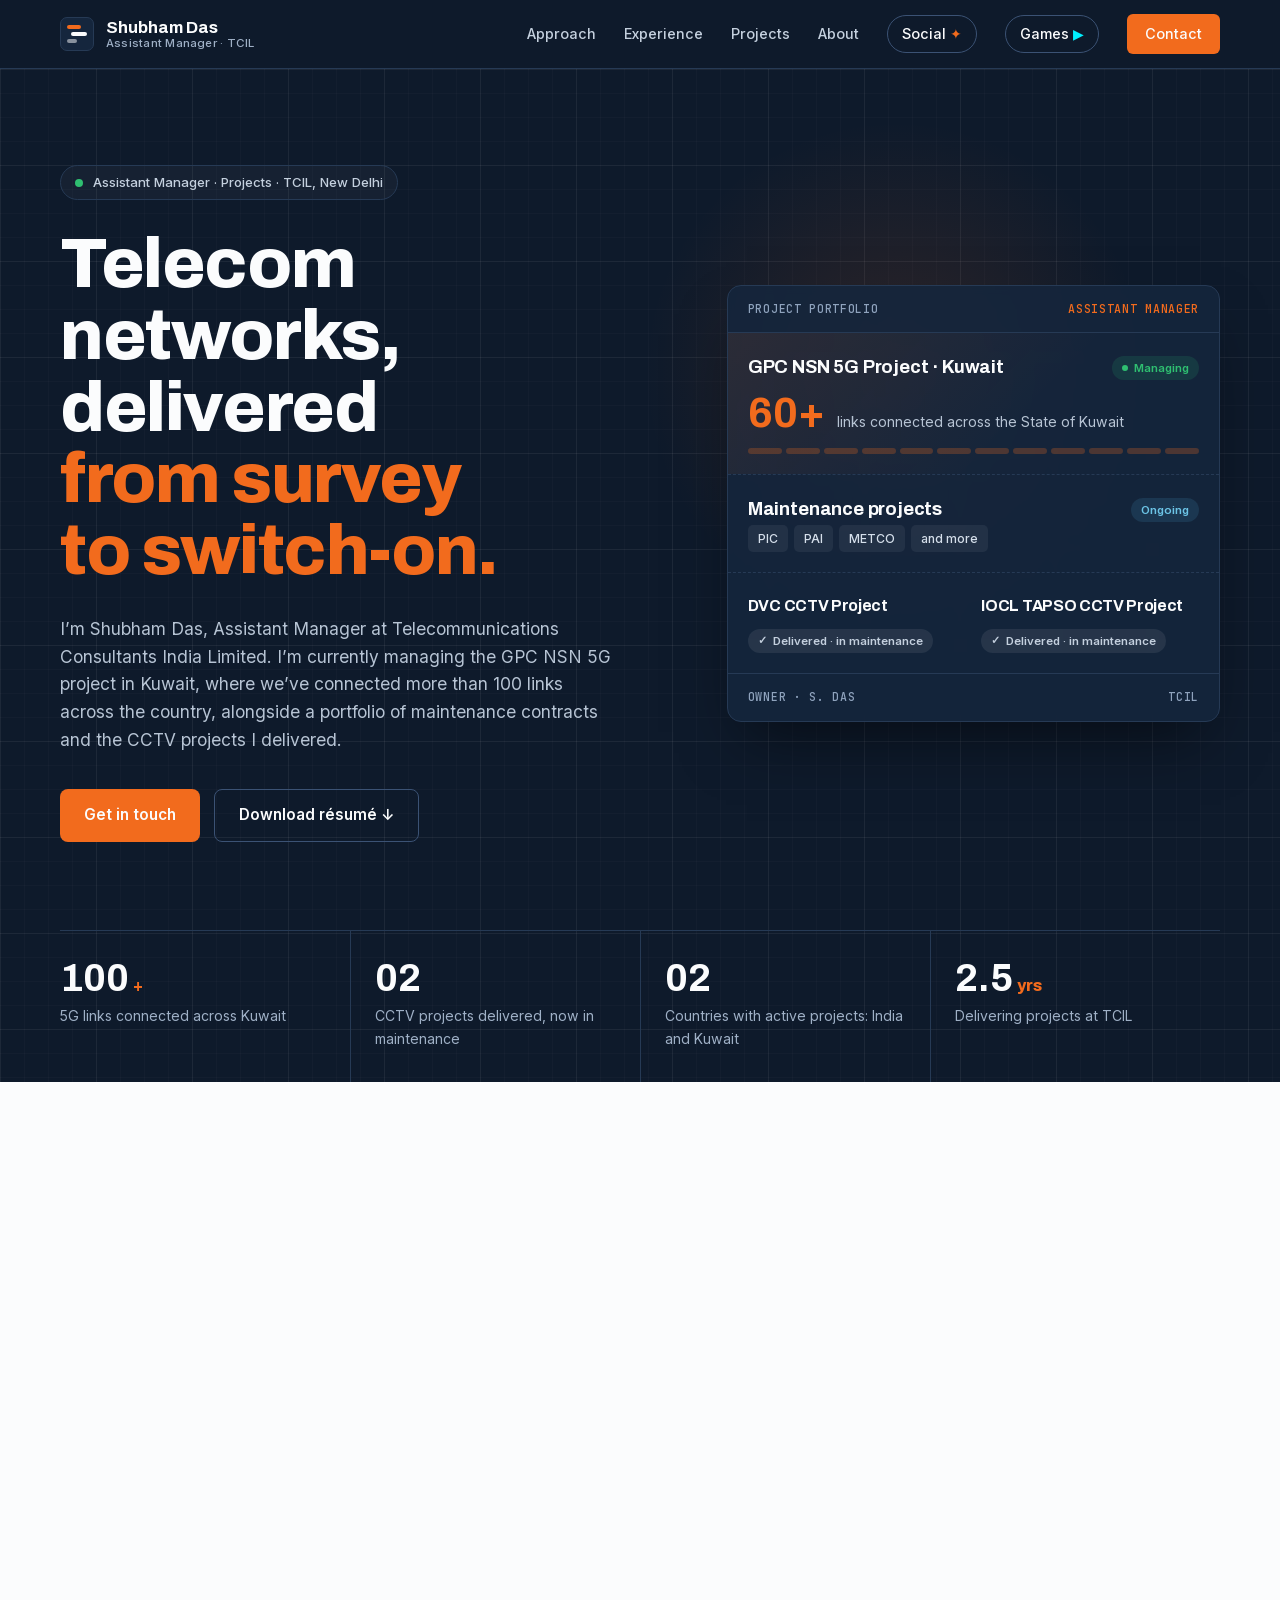
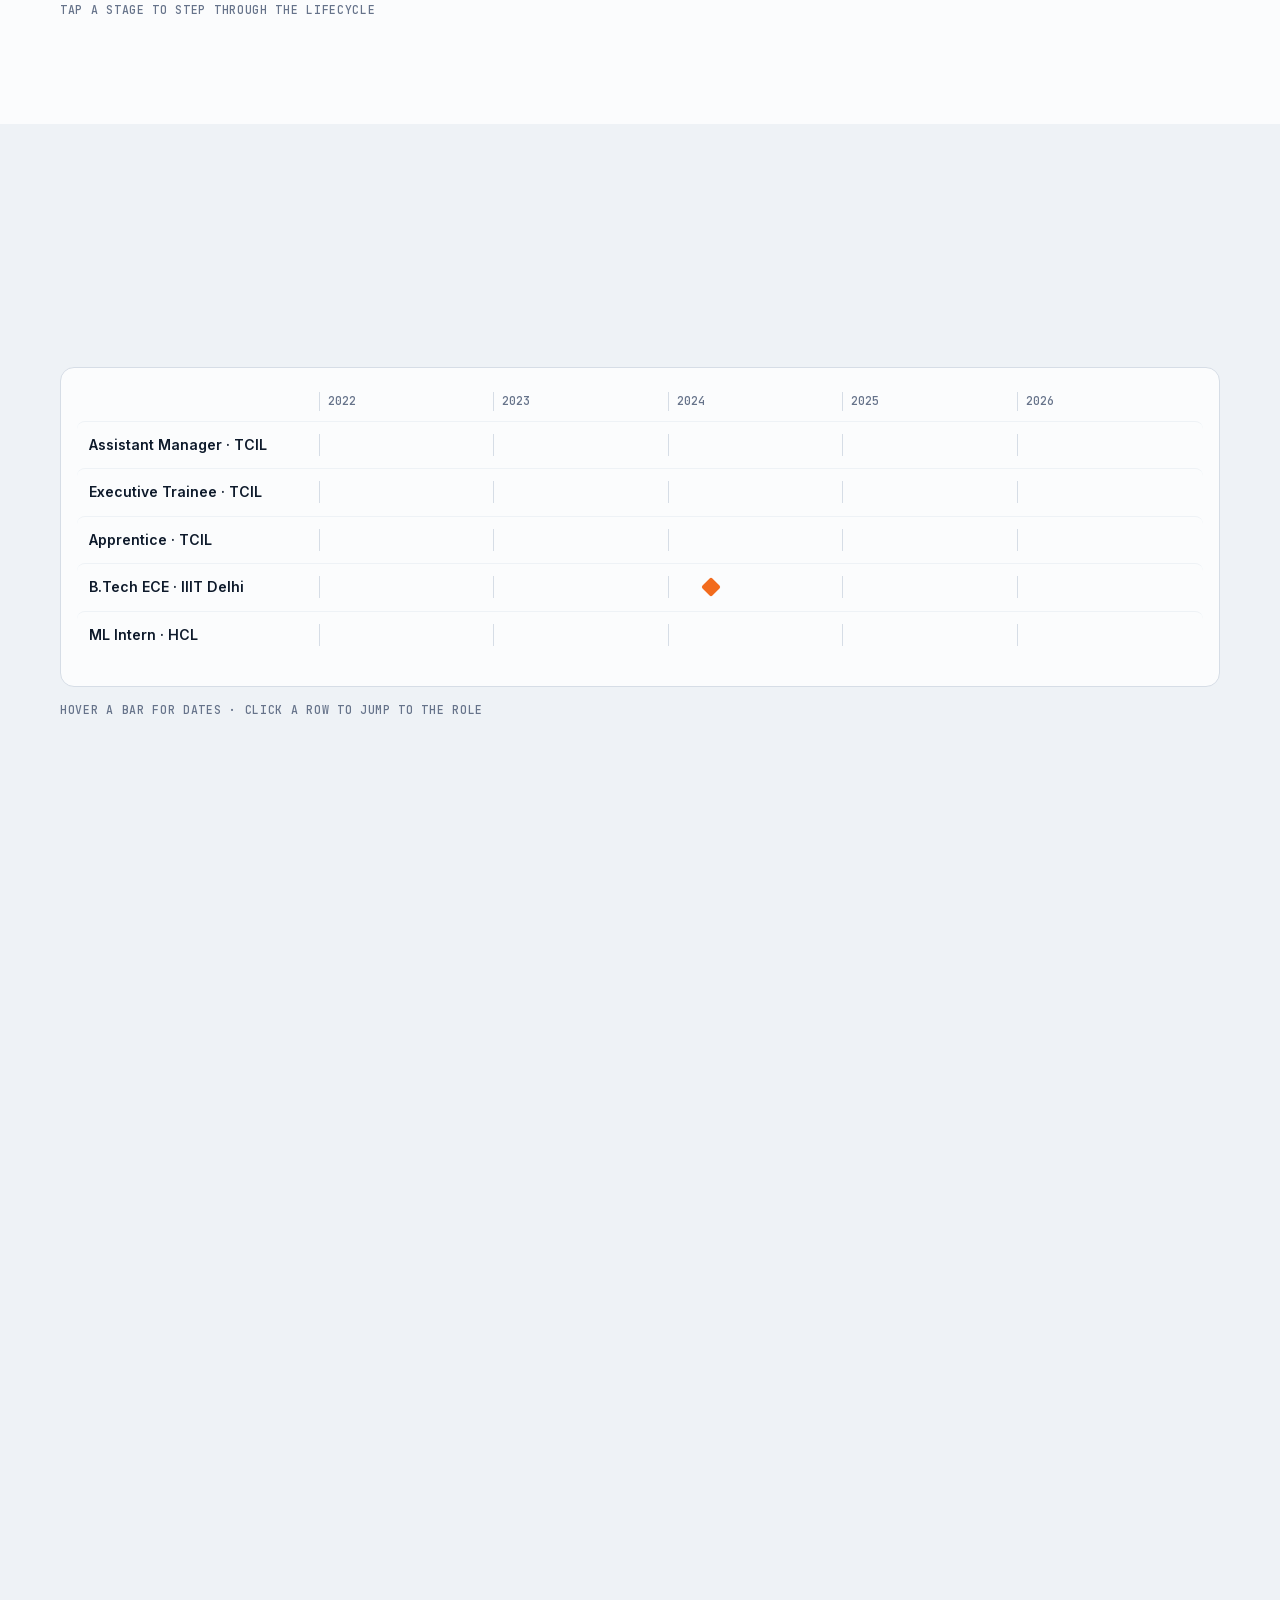
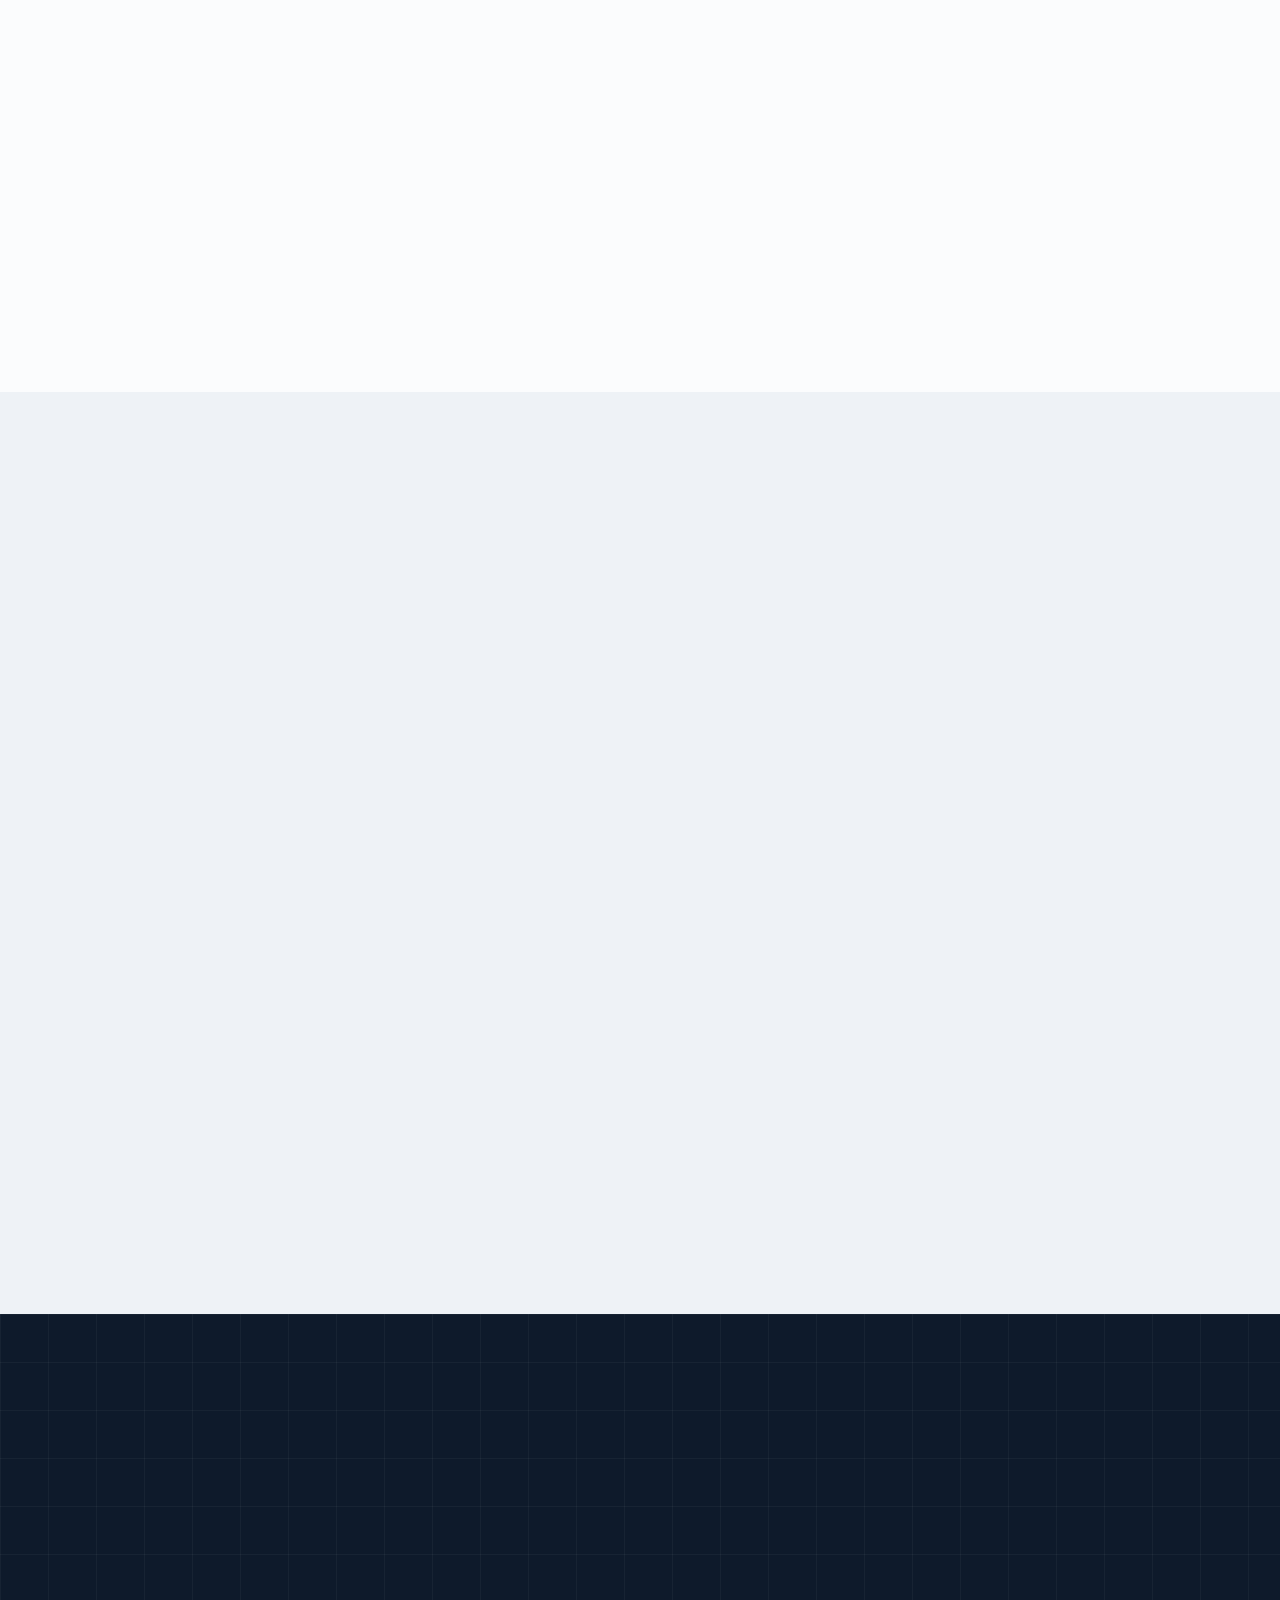
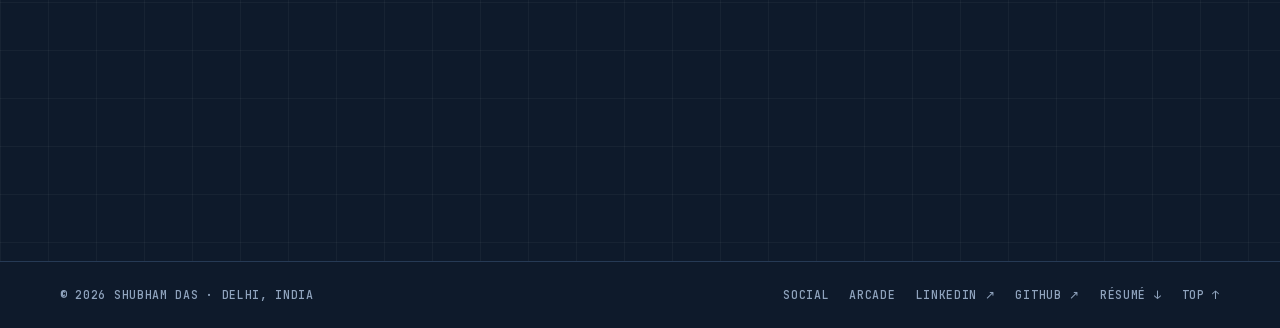
<file: index.html>
<!doctype html>
<html lang="en">
  <head>
    <meta charset="UTF-8" />
    <meta http-equiv="Content-Security-Policy" content="default-src 'self'; script-src 'self'; style-src 'self' 'unsafe-inline'; style-src-elem 'self'; style-src-attr 'unsafe-inline'; img-src 'self' data:; font-src 'self'; media-src 'self'; connect-src 'self'; frame-src 'self'; worker-src 'none'; object-src 'none'; base-uri 'self'; form-action 'none'" />
    <meta name="referrer" content="strict-origin-when-cross-origin" />
    <meta name="viewport" content="width=device-width, initial-scale=1" />
    <meta name="theme-color" content="#0e1a2b" />
    <meta
      name="description"
      content="Shubham Das is an Assistant Manager at TCIL, managing the GPC NSN 5G project in Kuwait and telecom infrastructure projects from site survey to delivery."
    />
    <title>Shubham Das — Project Manager, TCIL</title>
    <link rel="canonical" href="https://shubhamdas13.github.io/" />
    <meta property="og:type" content="profile" />
    <meta property="og:site_name" content="Shubham Das" />
    <meta property="og:title" content="Shubham Das — Assistant Manager, TCIL" />
    <meta property="og:description" content="Shubham Das is an Assistant Manager at TCIL, managing the GPC NSN 5G project in Kuwait and telecom infrastructure projects from site survey to delivery." />
    <meta property="og:url" content="https://shubhamdas13.github.io/" />
    <meta property="og:image" content="https://shubhamdas13.github.io/assets/images/og/index.jpg" />
    <meta property="og:image:width" content="1200" />
    <meta property="og:image:height" content="630" />
    <meta name="twitter:card" content="summary_large_image" />
    <meta name="twitter:title" content="Shubham Das — Assistant Manager, TCIL" />
    <meta name="twitter:description" content="Shubham Das is an Assistant Manager at TCIL, managing the GPC NSN 5G project in Kuwait and telecom infrastructure projects from site survey to delivery." />
    <meta name="twitter:image" content="https://shubhamdas13.github.io/assets/images/og/index.jpg" />
    <script type="application/ld+json">{"@context": "https://schema.org", "@type": "Person", "name": "Shubham Das", "url": "https://shubhamdas13.github.io/", "image": "https://shubhamdas13.github.io/assets/images/og/index.jpg", "jobTitle": "Assistant Manager", "worksFor": {"@type": "Organization", "name": "Telecommunications Consultants India Limited (TCIL)"}, "alumniOf": {"@type": "CollegeOrUniversity", "name": "Indraprastha Institute of Information Technology, Delhi"}, "address": {"@type": "PostalAddress", "addressLocality": "New Delhi", "addressCountry": "IN"}, "knowsAbout": ["Telecom infrastructure", "Project management", "5G networks", "CCTV systems", "Site surveys"], "sameAs": ["https://www.linkedin.com/in/shubhamdas69420", "https://github.com/ShubhamDas13", "https://www.instagram.com/shubummerrrr/"]}</script>
    <link rel="icon" href="data:image/svg+xml,%3Csvg xmlns='http://www.w3.org/2000/svg' viewBox='0 0 64 64'%3E%3Crect width='64' height='64' rx='10' fill='%230e1a2b'/%3E%3Crect x='14' y='18' width='22' height='7' rx='2' fill='%23f26b1d'/%3E%3Crect x='24' y='29' width='26' height='7' rx='2' fill='%23fbfcfd'/%3E%3Crect x='14' y='40' width='16' height='7' rx='2' fill='%23fbfcfd' opacity='.5'/%3E%3C/svg%3E" />
    <link rel="stylesheet" href="assets/css/fonts.css?v=1" />
    <link rel="stylesheet" href="assets/css/main.css?v=8" />
    <script src="assets/js/main.js?v=6" defer></script>
  </head>
  <body>
    <a class="skip-link" href="#main">Skip to content</a>
    <header class="site-header">
      <div class="shell header-inner">
        <a class="brand" href="#home">
          <span class="brand-mark" aria-hidden="true"><i></i><i></i><i></i></span>
          <span class="brand-text">Shubham Das<small>Assistant Manager · TCIL</small></span>
        </a>
        <button class="menu-toggle" type="button" aria-expanded="false" aria-controls="site-nav">
          <span></span>
          <span></span>
          <span class="sr-only">Toggle navigation</span>
        </button>
        <nav class="site-nav" id="site-nav" aria-label="Main navigation">
          <a href="#approach">Approach</a>
          <a href="#experience">Experience</a>
          <a href="#work">Projects</a>
          <a href="#about">About</a>
          <a class="nav-social" href="social.html">Social <span aria-hidden="true">✦</span></a>
          <a class="nav-social nav-games" href="games.html">Games <span aria-hidden="true">▶</span></a>
          <a class="nav-cta" href="#contact">Contact</a>
        </nav>
      </div>
      <div class="scroll-progress" aria-hidden="true"><i></i></div>
    </header>

    <main id="main">
      <!-- HERO -->
      <section class="hero" id="home">
        <div class="hero-spot" aria-hidden="true"></div>
        <div class="shell hero-inner">
          <div class="hero-copy">
            <p class="tag-line"><span class="pulse"></span> Assistant Manager · Projects · TCIL, New Delhi</p>
            <h1>Telecom networks, delivered <span class="hl">from survey to switch-on.</span></h1>
            <p class="lede">
              I’m Shubham Das, Assistant Manager at Telecommunications Consultants India Limited. I’m currently managing the
              GPC NSN 5G project in Kuwait, where we’ve connected more than 100 links across the country, alongside a
              portfolio of maintenance contracts and the CCTV projects I delivered.
            </p>
            <div class="actions">
              <a class="btn btn-primary" href="mailto:shubhamdas13102001@gmail.com">Get in touch</a>
              <a class="btn btn-ghost" href="assets/docs/Shubham_Das_Resume.pdf" download>Download résumé ↓</a>
            </div>
          </div>

          <aside class="board" aria-label="Project portfolio">
            <div class="board-head">
              <span class="mono">PROJECT PORTFOLIO</span>
              <span class="mono board-count">ASSISTANT MANAGER</span>
            </div>

            <div class="board-item board-item--lead">
              <div class="board-row">
                <h3>GPC NSN 5G Project · Kuwait</h3>
                <span class="chip chip-live">Managing</span>
              </div>
              <div class="board-metric"><strong><b data-count="100">100</b>+</strong><span>links connected across the State of Kuwait</span></div>
              <div class="link-map" aria-hidden="true"><i></i><i></i><i></i><i></i><i></i><i></i><i></i><i></i><i></i><i></i><i></i><i></i></div>
            </div>

            <div class="board-item">
              <div class="board-row">
                <h3>Maintenance projects</h3>
                <span class="chip chip-om">Ongoing</span>
              </div>
              <ul class="scope"><li>PIC</li><li>PAI</li><li>METCO</li><li>and more</li></ul>
            </div>

            <div class="board-item board-item--split">
              <div>
                <h3>DVC CCTV Project</h3>
                <span class="chip chip-done">Delivered · in maintenance</span>
              </div>
              <div>
                <h3>IOCL TAPSO CCTV Project</h3>
                <span class="chip chip-done">Delivered · in maintenance</span>
              </div>
            </div>

            <div class="board-foot mono"><span>OWNER · S. DAS</span><span>TCIL</span></div>
          </aside>
        </div>

        <div class="shell kpis" role="list" aria-label="Highlights">
          <div class="kpi" role="listitem"><strong><b data-count="100">100</b><small>+</small></strong><span>5G links connected across Kuwait</span></div>
          <div class="kpi" role="listitem"><strong><b data-count="2" data-pad="2">02</b></strong><span>CCTV projects delivered, now in maintenance</span></div>
          <div class="kpi" role="listitem"><strong><b data-count="2" data-pad="2">02</b></strong><span>Countries with active projects: India and Kuwait</span></div>
          <div class="kpi" role="listitem"><strong><b data-count="2.5" data-decimals="1">2.5</b><small>yrs</small></strong><span>Delivering projects at TCIL</span></div>
        </div>
      </section>

      <!-- APPROACH -->
      <section class="section shell" id="approach">
        <header class="section-head">
          <p class="eyebrow">01 · Delivery approach</p>
          <h2>How I run a project</h2>
          <p class="section-intro">The same lifecycle sits behind every site I deliver: plan it on the ground, put it on paper, align the people, then build and track it.</p>
        </header>

        <ol class="phases">
          <li class="phase is-active">
            <span class="phase-num">01</span>
            <h3>Survey &amp; feasibility</h3>
            <p>Site surveys and feasibility assessments that shape field planning and deployment.</p>
          </li>
          <li class="phase">
            <span class="phase-num">02</span>
            <h3>Documentation</h3>
            <p>Project documentation and requirements that the client, vendors and teams can work from.</p>
          </li>
          <li class="phase">
            <span class="phase-num">03</span>
            <h3>Stakeholder alignment</h3>
            <p>Clients, vendors, regional teams and head office, kept aligned on scope and timelines.</p>
          </li>
          <li class="phase">
            <span class="phase-num">04</span>
            <h3>On-site implementation</h3>
            <p>Field execution with technical teams and vendors, with issues resolved on the ground.</p>
          </li>
          <li class="phase">
            <span class="phase-num">05</span>
            <h3>Monitor &amp; report</h3>
            <p>Progress monitoring and reporting through to delivery against the plan.</p>
          </li>
        </ol>
        <p class="phases-hint mono">TAP A STAGE TO STEP THROUGH THE LIFECYCLE</p>
      </section>

      <!-- EXPERIENCE -->
      <section class="section section-tint" id="experience">
        <div class="shell">
          <header class="section-head">
            <p class="eyebrow">02 · Experience</p>
            <h2>Career timeline</h2>
          </header>

          <div class="gantt" aria-label="Career timeline chart">
            <div class="gantt-axis" aria-hidden="true">
              <span></span>
              <div class="gantt-years"><span>2022</span><span>2023</span><span>2024</span><span>2025</span><span>2026</span></div>
            </div>
            <a class="gantt-row" href="#role-am">
              <span class="gantt-label">Assistant Manager · TCIL<small class="gantt-dates">Jul 2026 – Present</small></span>
              <span class="gantt-track"><i class="bar bar-live" style="--l: 90%; --w: 8.33%" data-tip="Jul 2026 – Present · 5G Kuwait"></i></span>
            </a>
            <a class="gantt-row" href="#role-et">
              <span class="gantt-label">Executive Trainee · TCIL<small class="gantt-dates">Jul 2024 – Jun 2026</small></span>
              <span class="gantt-track"><i class="bar" style="--l: 50%; --w: 40%" data-tip="Jul 2024 – Jun 2026 · 2 yrs"></i></span>
            </a>
            <a class="gantt-row" href="#role-ap">
              <span class="gantt-label">Apprentice · TCIL<small class="gantt-dates">May – Jul 2024</small></span>
              <span class="gantt-track"><i class="bar" style="--l: 46.67%; --w: 5%" data-tip="May – Jul 2024"></i></span>
            </a>
            <div class="gantt-row">
              <span class="gantt-label">B.Tech ECE · IIIT Delhi<small class="gantt-dates">Graduated Apr 2024</small></span>
              <span class="gantt-track"><i class="milestone" style="--l: 45%" data-tip="Graduated · Apr 2024"></i></span>
            </div>
            <a class="gantt-row" href="#role-hcl">
              <span class="gantt-label">ML Intern · HCL<small class="gantt-dates">Jun – Aug 2022</small></span>
              <span class="gantt-track"><i class="bar bar-muted" style="--l: 8.33%; --w: 5%" data-tip="Jun – Aug 2022"></i></span>
            </a>
          </div>
          <p class="gantt-hint mono"><span class="hint-hover">HOVER A BAR FOR DATES · CLICK A ROW TO JUMP TO THE ROLE</span><span class="hint-touch">TAP A ROW TO JUMP TO THE ROLE</span></p>

          <div class="roles">
            <article class="role role-current" id="role-am">
              <div class="role-head">
                <div>
                  <h3>Assistant Manager</h3>
                  <p class="role-org">Telecommunications Consultants India Limited (TCIL) · Delhi</p>
                </div>
                <div class="role-meta"><span class="chip chip-live">Current</span><span class="mono">JUL 2026 – PRESENT</span></div>
              </div>
              <p>Promoted from Executive Trainee. Manage international telecom delivery and a portfolio of maintenance contracts.</p>
              <ul>
                <li>Managing the <strong>GPC NSN 5G Project in Kuwait</strong>, which has connected more than <strong>100 links</strong> across the State of Kuwait.</li>
                <li>Managing <strong>maintenance projects</strong> including PIC, PAI and METCO.</li>
                <li>Overseeing the <strong>DVC CCTV</strong> and <strong>IOCL TAPSO CCTV</strong> projects, both delivered and now under maintenance.</li>
              </ul>
            </article>

            <article class="role" id="role-et">
              <div class="role-head">
                <div>
                  <h3>Executive Trainee</h3>
                  <p class="role-org">Telecommunications Consultants India Limited (TCIL) · Delhi</p>
                </div>
                <div class="role-meta"><span class="mono">JUL 2024 – JUN 2026</span></div>
              </div>
              <p>Managed end-to-end execution of telecom and IT infrastructure projects: documentation, on-site implementation, progress monitoring and stakeholder coordination.</p>
              <ul>
                <li>Led project management for the <strong>DVC CCTV Project</strong> through to delivery, covering documentation, client meetings, on-site implementation and coordination with technical teams and vendors.</li>
                <li>Led project management for the <strong>IOCL TAPSO CCTV Project</strong> through to delivery, coordinating documentation, implementation, client requirements and field teams.</li>
                <li>Worked with clients, vendors, regional teams and head office to resolve requirements and keep implementation on schedule.</li>
                <li>Conducted site surveys and feasibility assessments for field planning and infrastructure deployment.</li>
              </ul>
            </article>

            <article class="role" id="role-ap">
              <div class="role-head">
                <div>
                  <h3>Apprentice</h3>
                  <p class="role-org">Telecommunications Consultants India Limited (TCIL) · Delhi</p>
                </div>
                <div class="role-meta"><span class="mono">MAY 2024 – JUL 2024</span></div>
              </div>
              <p>Supported telecom and IT infrastructure projects through documentation, field coordination, reporting, site surveys, feasibility assessments and field-level data collection.</p>
            </article>

            <article class="role" id="role-hcl">
              <div class="role-head">
                <div>
                  <h3>Machine Learning Intern</h3>
                  <p class="role-org">HCL · Delhi</p>
                </div>
                <div class="role-meta"><span class="mono">JUN 2022 – AUG 2022</span></div>
              </div>
              <p>Implemented linear and logistic regression in practical predictive-modelling workflows, and built familiarity with the Django web framework.</p>
            </article>
          </div>
        </div>
      </section>

      <!-- PROJECTS -->
      <section class="section shell" id="work">
        <header class="section-head">
          <p class="eyebrow">03 · Engineering projects</p>
          <h2>Built during my B.Tech</h2>
          <p class="section-intro">The technical grounding behind the project work: software, systems and hardware-level thinking.</p>
        </header>

        <div class="packages">
          <article class="package">
            <div class="package-visual">
              <img width="1400" height="735" src="assets/images/projects/stockx-sip.jpg" alt="StockX SIP calculator screen with program, type and frequency selectors" loading="lazy" />
            </div>
            <div class="package-body">
              <div class="package-head mono"><span>WP-01 · WEB APP</span><span>OCT – DEC 2022</span></div>
              <h3>StockX</h3>
              <p>A stock-information website with real-time prices, the day’s trending stocks, and CAGR and SIP calculators. I built the UI and the Flask app, the trending-stocks feature and the data wiring, and deployed it.</p>
              <div class="pills"><span>Flask</span><span>Python</span><span>HTML / CSS</span></div>
              <a class="repo-link" href="https://github.com/ShubhamDas13/stockx" target="_blank" rel="noreferrer">View code on GitHub ↗</a>
            </div>
          </article>
          <article class="package">
            <div class="package-visual package-visual--chart" role="img" aria-label="Simulator output: 2 by 2 router mesh where link A–B carried 35 flits, A–PE 15 and B–PE 20; packet latencies of 10 to 15 cycles across 7 packets">
              <svg viewBox="0 0 480 270" aria-hidden="true">
                <text class="ch-title" x="24" y="30">LINK LOAD · FLITS</text>
                <g class="mesh">
                  <line class="lk" x1="70" y1="90" x2="70" y2="200" /><line class="lk" x1="190" y1="200" x2="70" y2="200" /><line class="lk" x1="190" y1="90" x2="190" y2="200" />
                  <line class="lk lk-hot" x1="70" y1="90" x2="190" y2="90" />
                  <line class="lk lk-pe" x1="70" y1="90" x2="38" y2="58" /><line class="lk lk-pe" x1="190" y1="90" x2="222" y2="58" />
                  <text class="lk-val hot" x="130" y="80">35</text>
                  <text class="lk-val" x="30" y="50">15</text><text class="lk-val" x="226" y="50">20</text>
                  <rect class="rt" x="54" y="74" width="32" height="32" rx="6" /><text class="rt-l" x="70" y="95">A</text>
                  <rect class="rt" x="174" y="74" width="32" height="32" rx="6" /><text class="rt-l" x="190" y="95">B</text>
                  <rect class="rt" x="174" y="184" width="32" height="32" rx="6" /><text class="rt-l" x="190" y="205">C</text>
                  <rect class="rt" x="54" y="184" width="32" height="32" rx="6" /><text class="rt-l" x="70" y="205">D</text>
                </g>
                <text class="ch-title" x="276" y="30">LATENCY / PACKET · CYCLES</text>
                <g class="lat">
                  <line class="axis" x1="276" y1="216" x2="456" y2="216" />
                  <line class="grid" x1="276" y1="111" x2="456" y2="111" /><text class="tick" x="458" y="114">15</text>
                  <line class="grid" x1="276" y1="146" x2="456" y2="146" /><text class="tick" x="458" y="149">10</text>
                  <rect x="284" y="146" width="16" height="70" /><rect x="309" y="146" width="16" height="70" />
                  <rect class="hi" x="334" y="111" width="16" height="105" /><rect x="359" y="146" width="16" height="70" />
                  <rect class="hi" x="384" y="111" width="16" height="105" /><rect x="409" y="146" width="16" height="70" />
                  <rect class="hi" x="434" y="111" width="16" height="105" />
                  <text class="tick" x="284" y="234">P0</text><text class="tick" x="434" y="234">P6</text>
                </g>
                <text class="ch-foot" x="24" y="258">From the simulator’s run log (Logfile.log)</text>
              </svg>
            </div>
            <div class="package-body">
              <div class="package-head mono"><span>WP-02 · SIMULATOR</span><span>SEP – DEC 2022</span></div>
              <h3>Cycle-accurate NoC mesh simulator</h3>
              <p>A Python simulator of a 2×2 network-on-chip mesh: packets split into flits, routers with five input and five output ports, a crossbar, and X-Y / Y-X routing. It logs every hop and plots link load and per-packet latency.</p>
              <div class="pills"><span>Python</span><span>Computer architecture</span><span>X-Y / Y-X routing</span></div>
              <a class="repo-link" href="https://github.com/ShubhamDas13/CAProject" target="_blank" rel="noreferrer">View code on GitHub ↗</a>
            </div>
          </article>
          <article class="package">
            <div class="package-visual">
              <img width="1280" height="720" src="assets/images/projects/hopon-booking.jpg" alt="Hop On booking screen with pick-up and drop location fields" loading="lazy" />
            </div>
            <div class="package-body">
              <div class="package-head mono"><span>WP-03 · DATABASE</span><span>JAN – APR 2023</span></div>
              <h3>Hop On</h3>
              <p>A cab-booking web app built for a database management systems course, with customer and driver sign-up, trip booking, vehicles and transactions backed by a MySQL schema.</p>
              <div class="pills"><span>Flask</span><span>MySQL</span><span>HTML / CSS</span></div>
              <a class="repo-link" href="https://github.com/ShubhamDas13/164_HopOn_Project" target="_blank" rel="noreferrer">View code on GitHub ↗</a>
            </div>
          </article>
          <article class="package">
            <div class="package-visual package-visual--game" aria-hidden="true">
              <span class="game-kicker mono">PLAYER VS PLAYER · ONLINE</span>
              <span class="game-title">WARXEL</span>
              <span class="game-vs"><i></i><b>VS</b><i></i></span>
            </div>
            <div class="package-body">
              <div class="package-head mono"><span>WP-04 · GAME</span><span>MAR – APR 2023</span></div>
              <h3>Warxel</h3>
              <p>A multiplayer online fighting game in Unity where two players face off in one-on-one battles.</p>
              <div class="pills"><span>Unity</span><span>C#</span><span>Multiplayer</span></div>
              <a class="repo-link" href="https://github.com/ShubhamDas13/Warxel_GDD" target="_blank" rel="noreferrer">View build on GitHub ↗</a>
            </div>
          </article>
        </div>
      </section>

      <!-- ABOUT -->
      <section class="section section-tint" id="about">
        <div class="shell">
          <header class="section-head">
            <p class="eyebrow">04 · About</p>
            <h2>Engineer by training, coordinator by habit</h2>
          </header>

          <div class="about">
            <div class="about-copy">
              <p class="about-lead">I like work that moves between the big picture and the details: understanding a system, getting people aligned, and making the next step happen.</p>
              <p>I studied Electronics and Communications Engineering at IIIT Delhi. There I was a teaching assistant for Computer Organization, joined the organizing team for ODYSSEY’23, volunteered at esports events and edited videos for the Literary, Debate and Anime Club.</p>
              <p>Outside work I play football, travel, game and produce music. I’m also learning German, Sanskrit and Japanese.</p>
            </div>

            <div class="cards">
              <div class="card">
                <h3 class="mono">EDUCATION</h3>
                <p><strong>IIIT Delhi</strong><br />B.Tech, Electronics &amp; Communications Engineering · 2024</p>
                <p><strong>Kendriya Vidyalaya, Dwarka</strong><br />CBSE Class XII, 94% · 2020</p>
              </div>
              <div class="card">
                <h3 class="mono">TOOLKIT</h3>
                <div class="pills">
                  <span>Python</span><span>C / C++</span><span>Java</span><span>Verilog</span><span>MATLAB</span><span>Flask</span><span>Django</span><span>MySQL</span><span>AutoCAD</span><span>LTSpice</span><span>Arduino</span><span>Git</span><span>Linux</span>
                </div>
              </div>
              <div class="card">
                <h3 class="mono">RECOGNITION</h3>
                <ul>
                  <li>McKinsey Forward Leadership Program</li>
                  <li>HackerRank Python (Basic), 4-star</li>
                  <li>IP Awareness Training, NIPAM</li>
                  <li>Certificate of Excellence in Football</li>
                </ul>
              </div>
            </div>
          </div>
        </div>
      </section>

      <!-- CONTACT -->
      <section class="contact" id="contact">
        <div class="shell contact-inner">
          <p class="eyebrow eyebrow-light">05 · Contact</p>
          <h2>Have an infrastructure project to deliver? <span class="hl">Let’s talk.</span></h2>
          <div class="actions">
            <a class="btn btn-primary" href="mailto:shubhamdas13102001@gmail.com">Send an email</a>
            <a class="btn btn-ghost" href="https://www.linkedin.com/in/shubhamdas69420" target="_blank" rel="noreferrer">Connect on LinkedIn ↗</a>
            <a class="btn btn-ghost" href="https://github.com/ShubhamDas13" target="_blank" rel="noreferrer">GitHub ↗</a>
          </div>
          <button class="copy-email" type="button" data-email="shubhamdas13102001@gmail.com">
            <span class="mono">shubhamdas13102001@gmail.com</span><span class="copy-tag">Copy</span>
          </button>
          <p class="copy-feedback" aria-live="polite"></p>
        </div>
      </section>
    </main>

    <footer class="site-footer">
      <div class="shell footer-inner mono">
        <p>© 2026 SHUBHAM DAS · DELHI, INDIA</p>
        <nav class="footer-links" aria-label="Footer">
          <a href="social.html">SOCIAL</a>
          <a href="games.html">ARCADE</a>
          <a href="https://www.linkedin.com/in/shubhamdas69420" target="_blank" rel="noreferrer">LINKEDIN ↗</a>
          <a href="https://github.com/ShubhamDas13" target="_blank" rel="noreferrer">GITHUB ↗</a>
          <a href="assets/docs/Shubham_Das_Resume.pdf" download>RÉSUMÉ ↓</a>
          <a href="#home">TOP ↑</a>
        </nav>
      </div>
    </footer>
  </body>
</html>
</file>
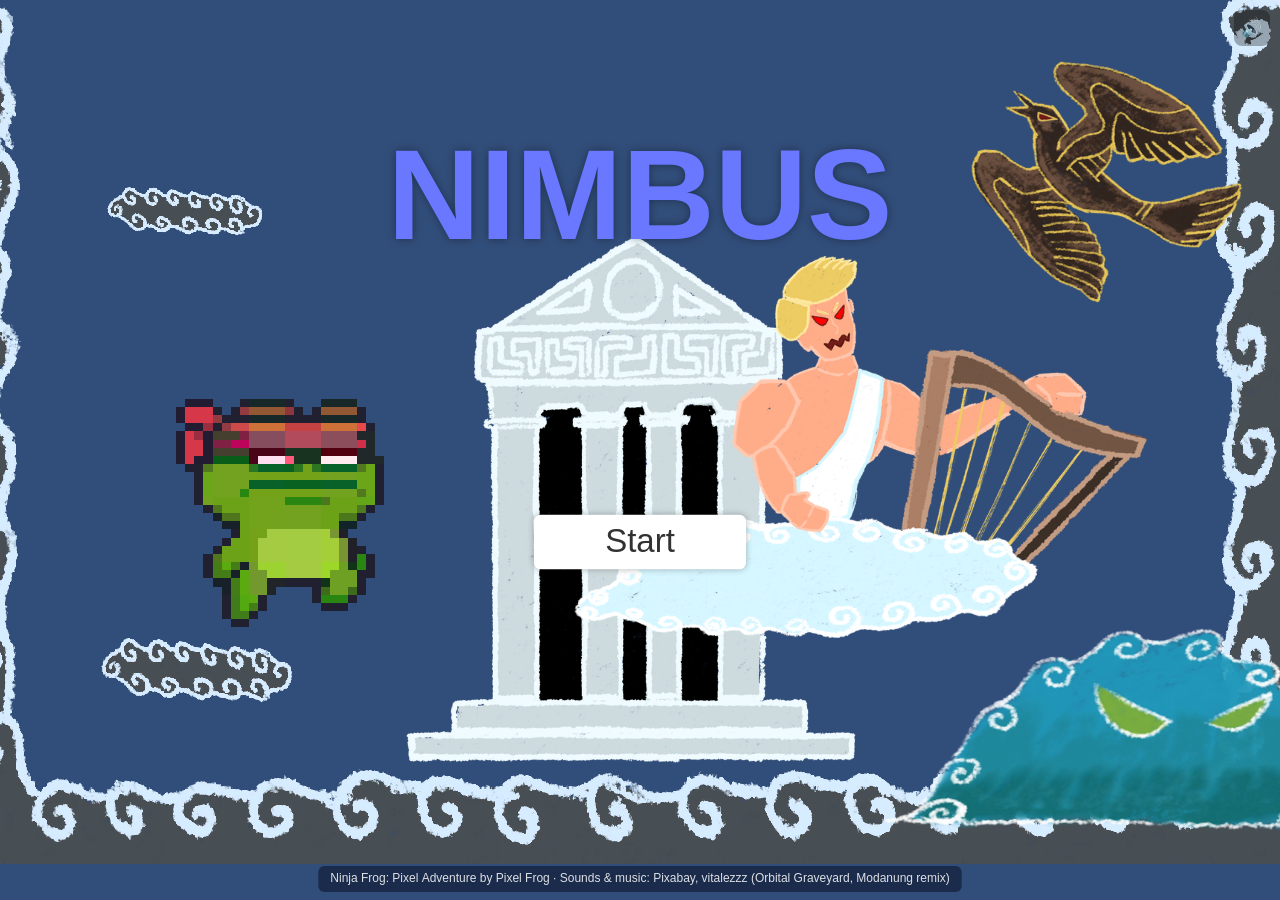
<file: games/nimbus/index.html>
<!doctype html>
<html lang="en">
  <head>
    <meta charset="UTF-8" />
    <meta http-equiv="Content-Security-Policy" content="default-src 'self'; script-src 'self'; style-src 'self' 'unsafe-inline'; style-src-elem 'self'; style-src-attr 'unsafe-inline'; img-src 'self' data:; font-src 'self'; media-src 'self'; connect-src 'self'; frame-src 'self'; worker-src 'none'; object-src 'none'; base-uri 'self'; form-action 'none'" />
    <meta name="referrer" content="strict-origin-when-cross-origin" />
    <meta name="viewport" content="width=device-width, initial-scale=1, maximum-scale=1, user-scalable=no" />
    <title>Nimbus — a cloud platformer by Shubham Das</title>
    <meta name="description" content="Nimbus: a 2D platformer through the clouds. Dodge the Umibozu and ravens, reach the Oracle and beat Apollo to make it rain." />
    <meta name="theme-color" content="#314d79" />
    <link rel="stylesheet" href="css/nimbus.css?v=1" />
  </head>
  <body>
    <canvas id="game" tabindex="0" aria-label="Nimbus game"></canvas>
    <div class="loading" id="loading">LOADING NIMBUS…</div>
    <button class="hud-btn" id="mute" type="button" aria-label="Mute sound">🔊</button>
    <div class="touch" id="touch" aria-hidden="true">
      <div class="group">
        <button class="big" data-key="left">◀</button>
        <button class="big" data-key="right">▶</button>
      </div>
      <div class="group">
        <button data-key="attack">HIT</button>
        <button data-key="dash">DASH</button>
        <button class="big" data-key="jump">⤒</button>
      </div>
    </div>
    <script src="js/data.js?v=3"></script>
    <script src="js/nimbus.js?v=3"></script>
  </body>
</html>
</file>
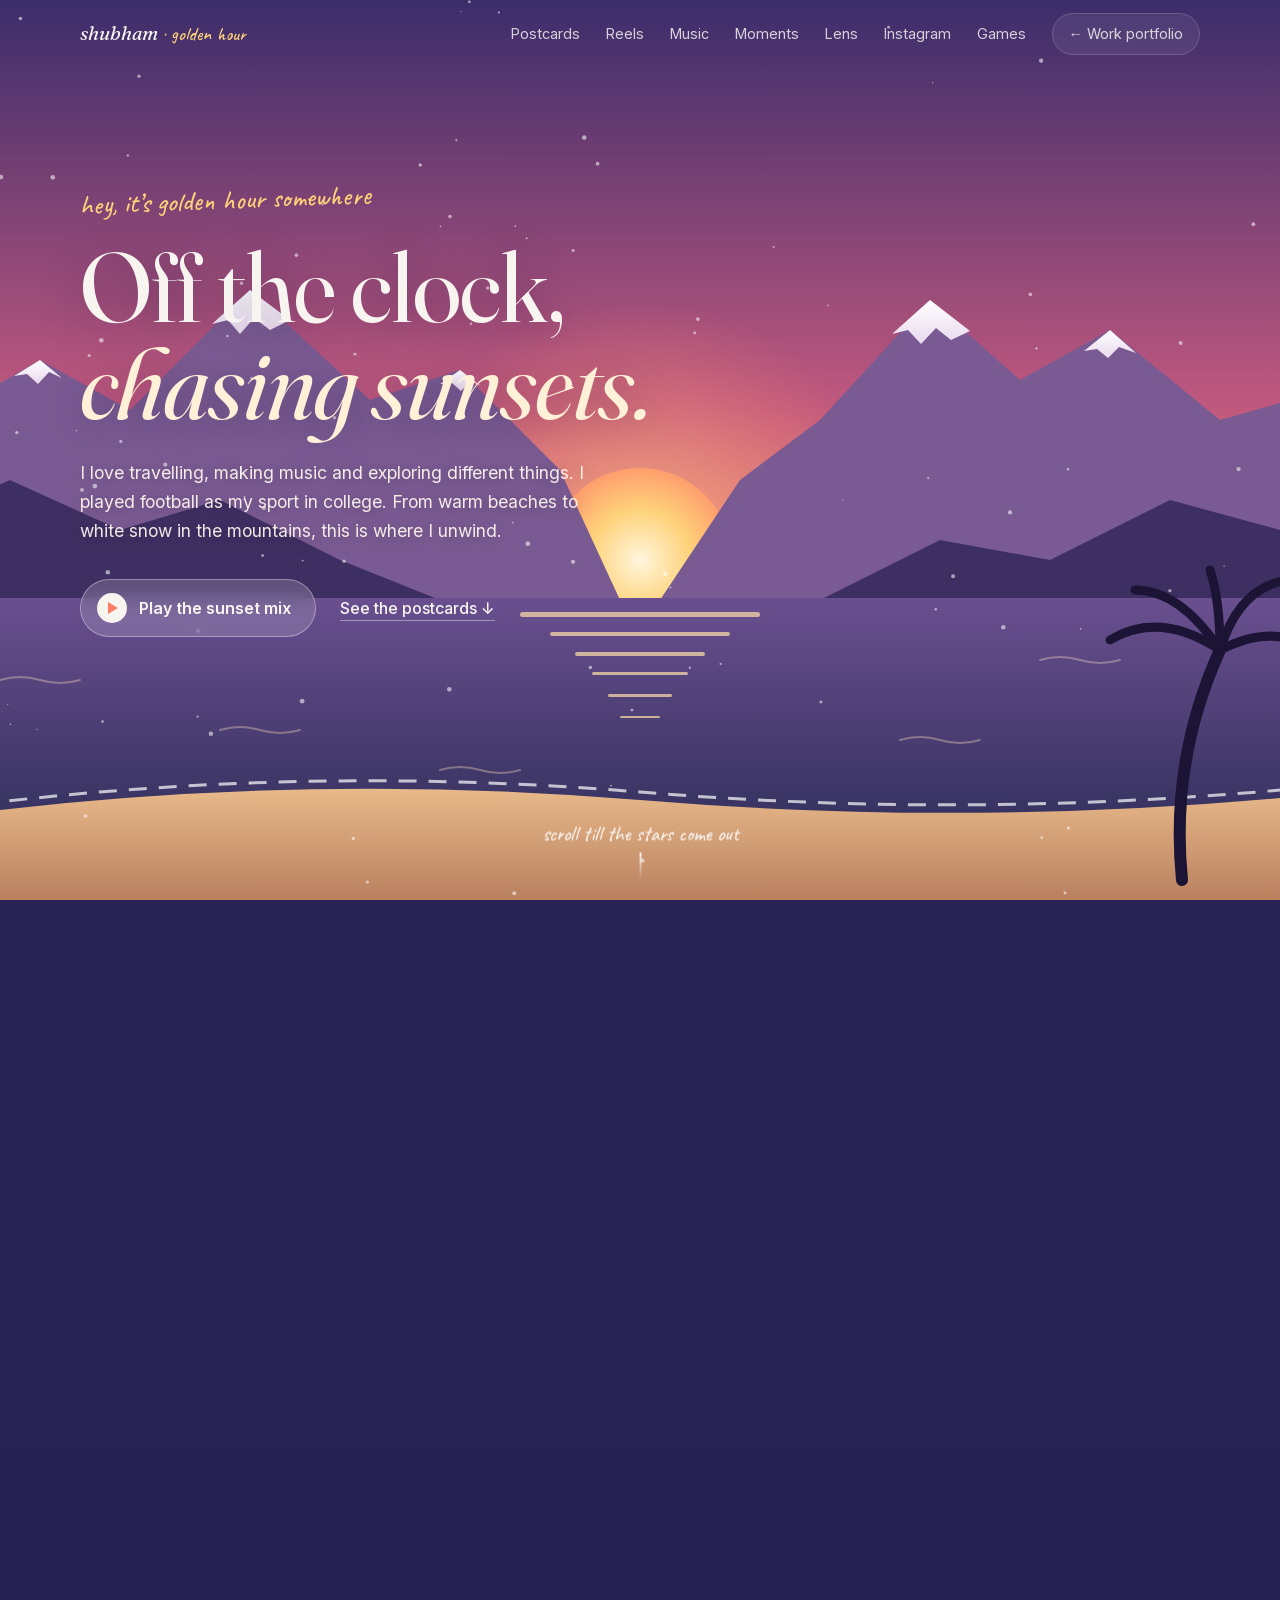
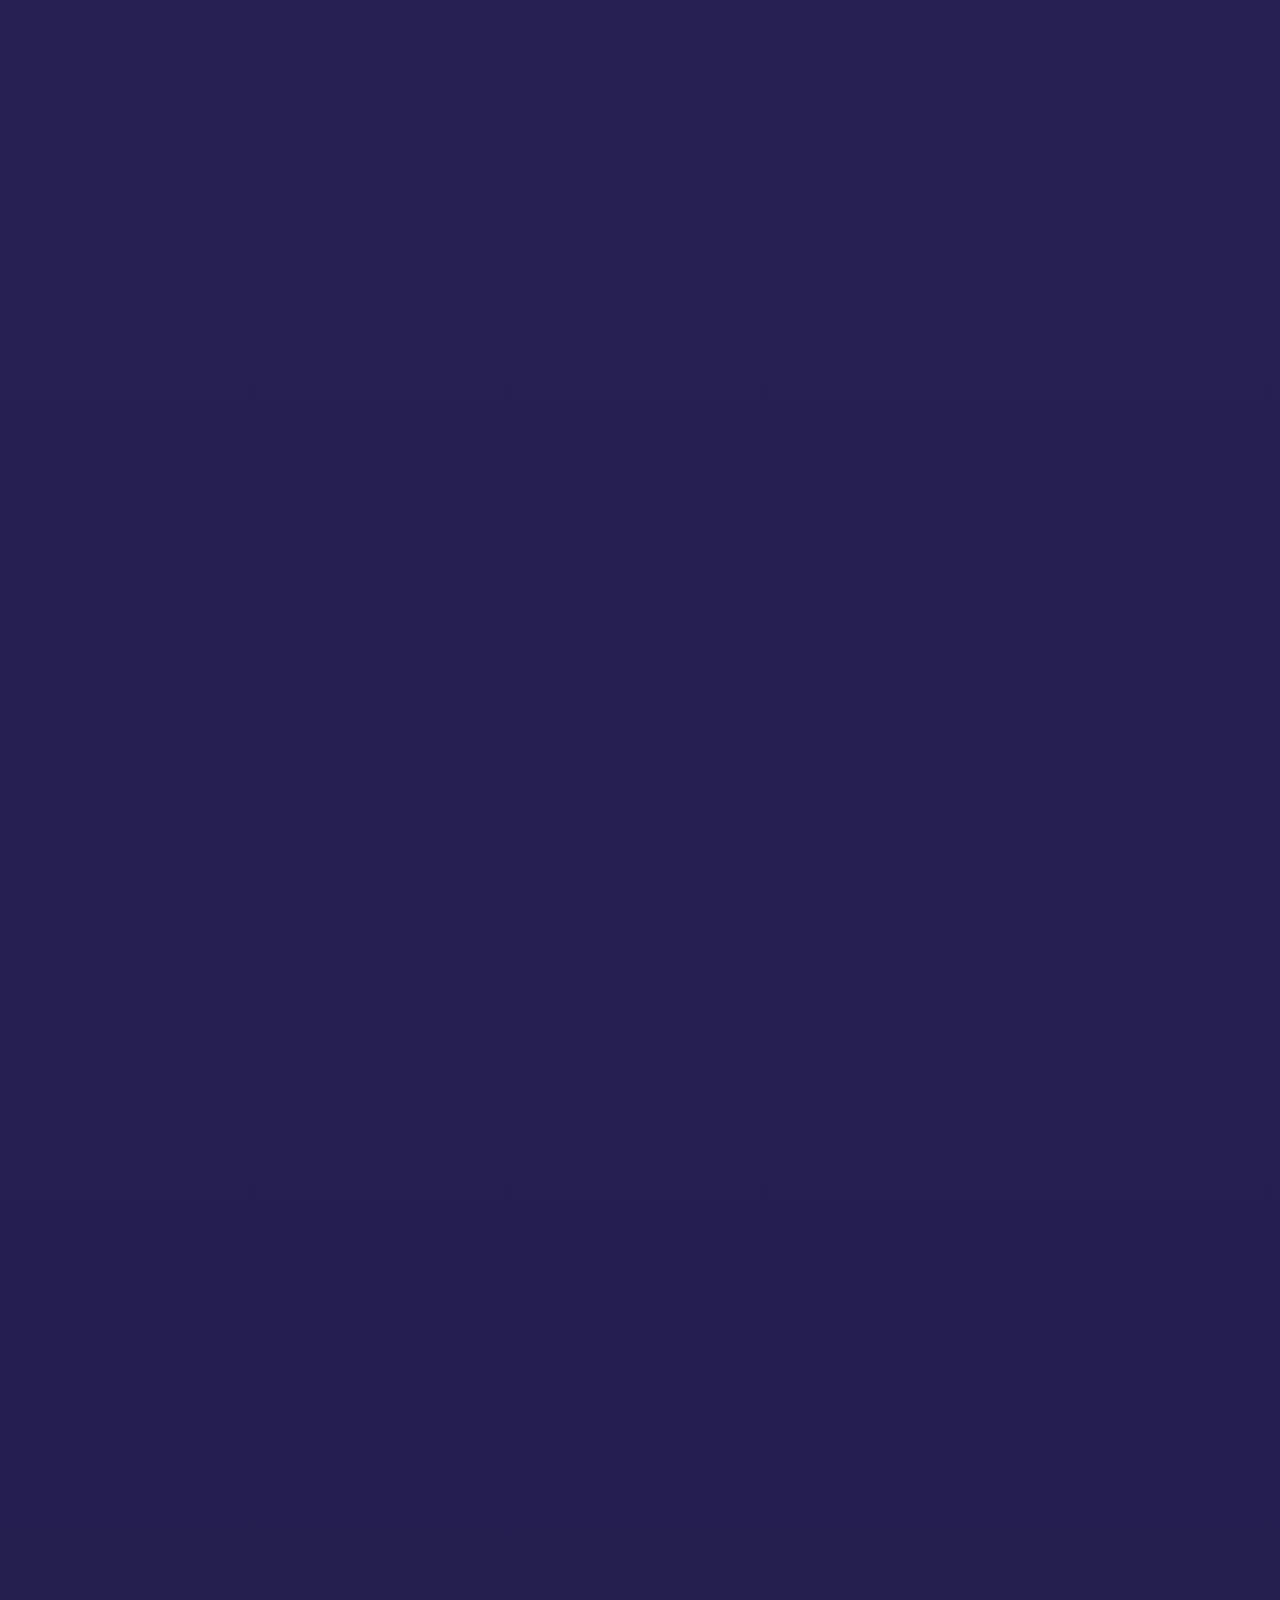
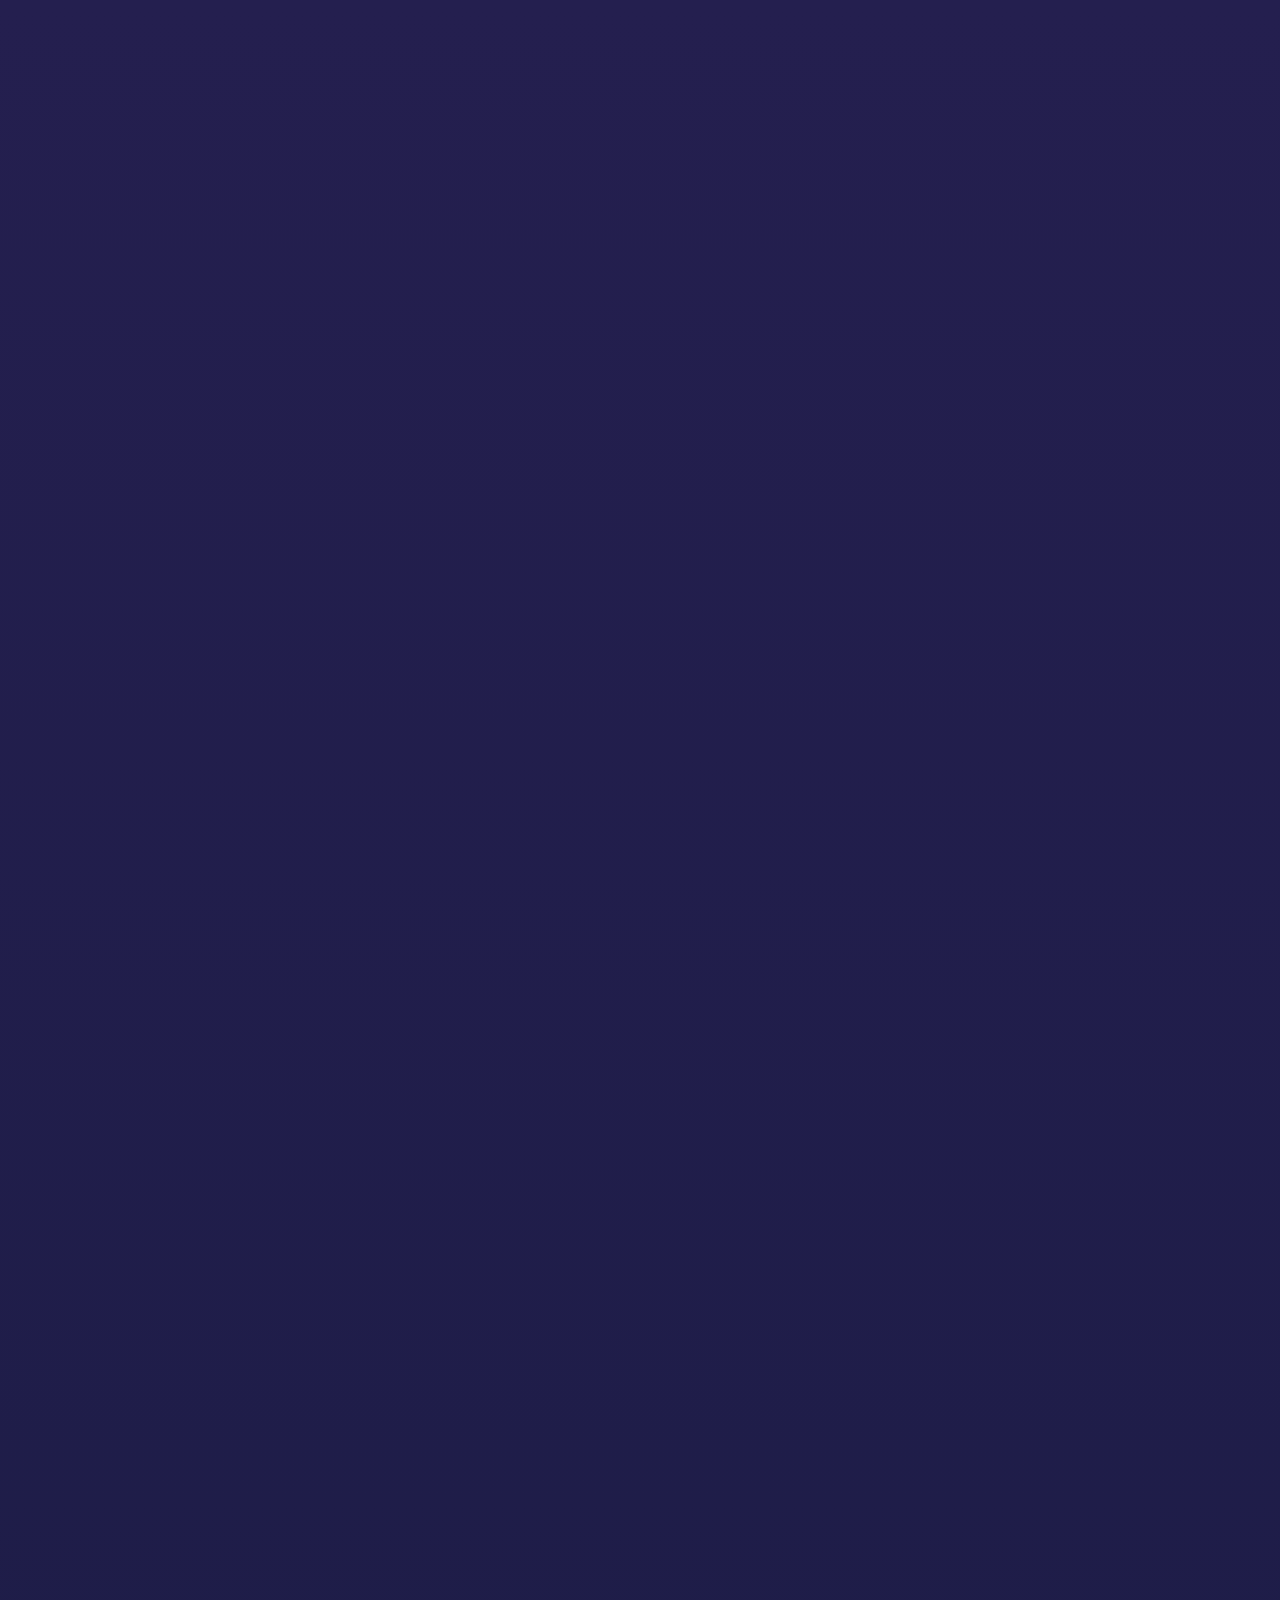
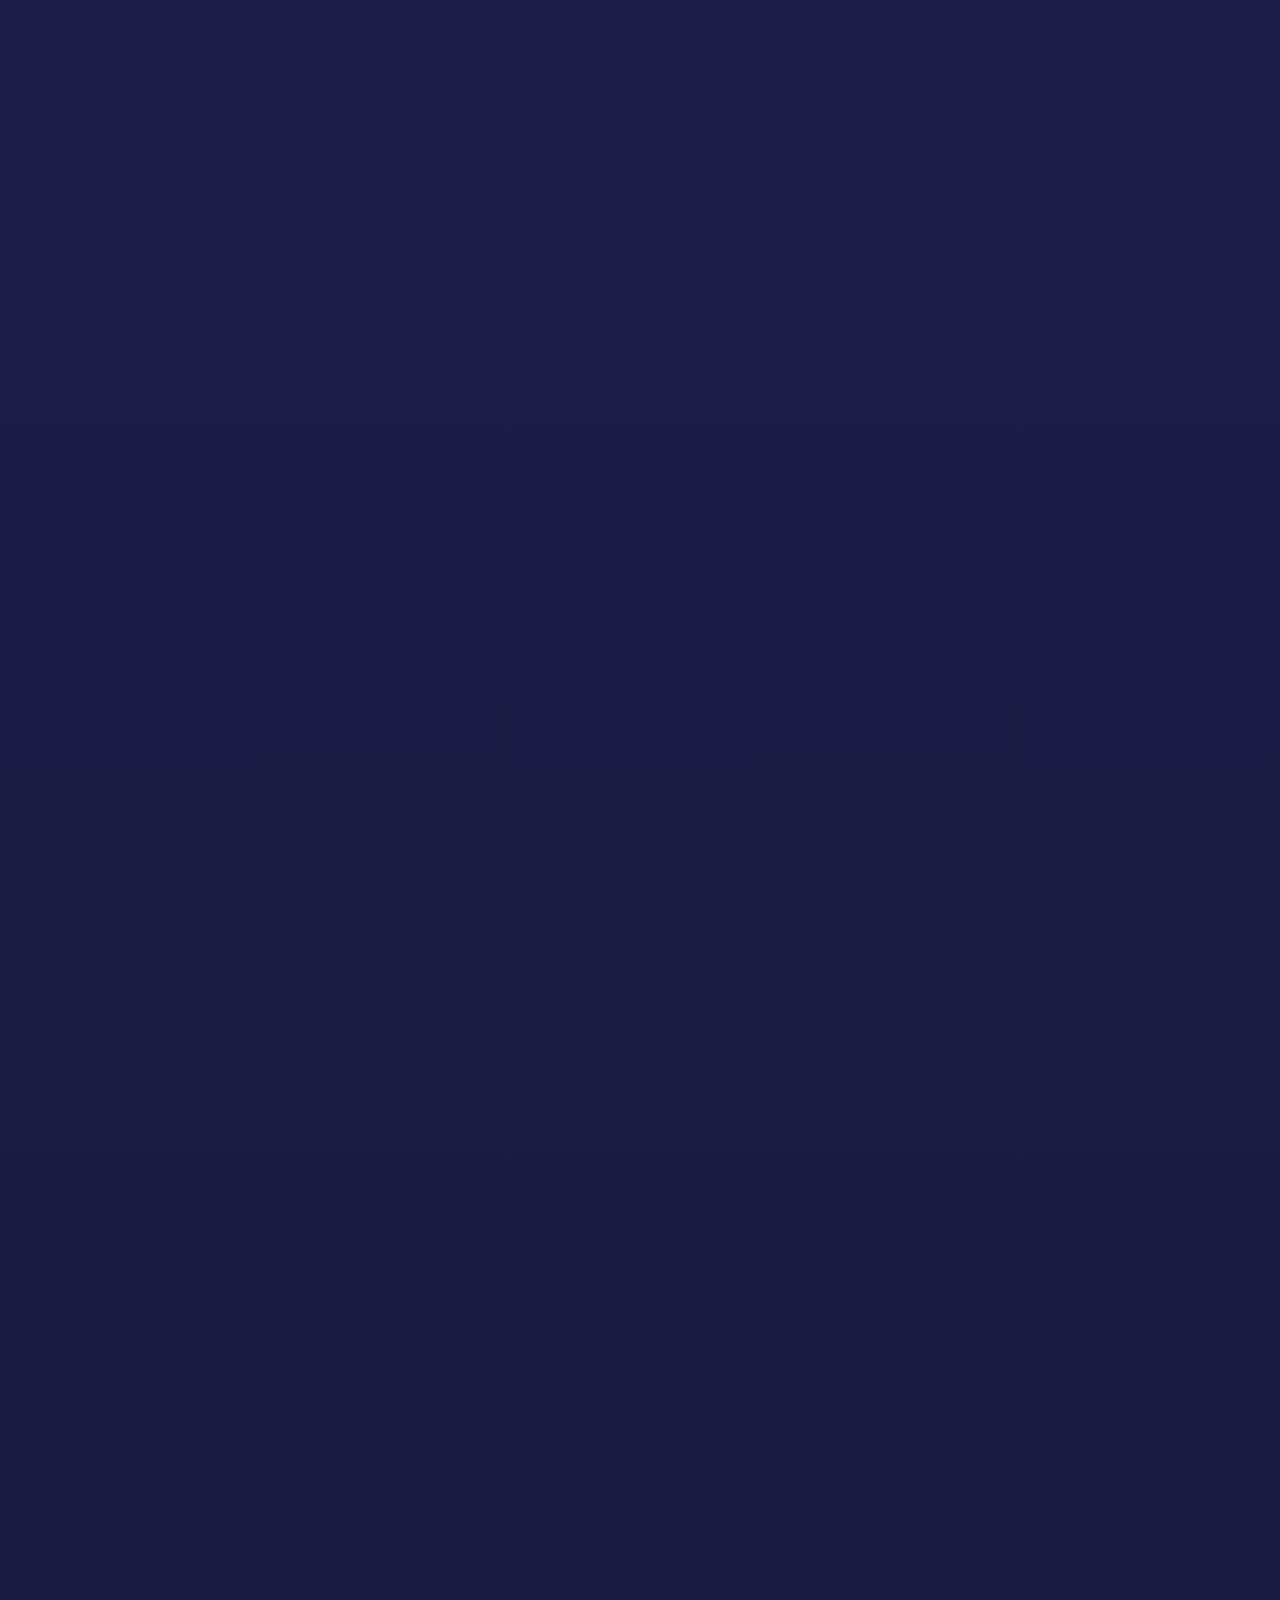
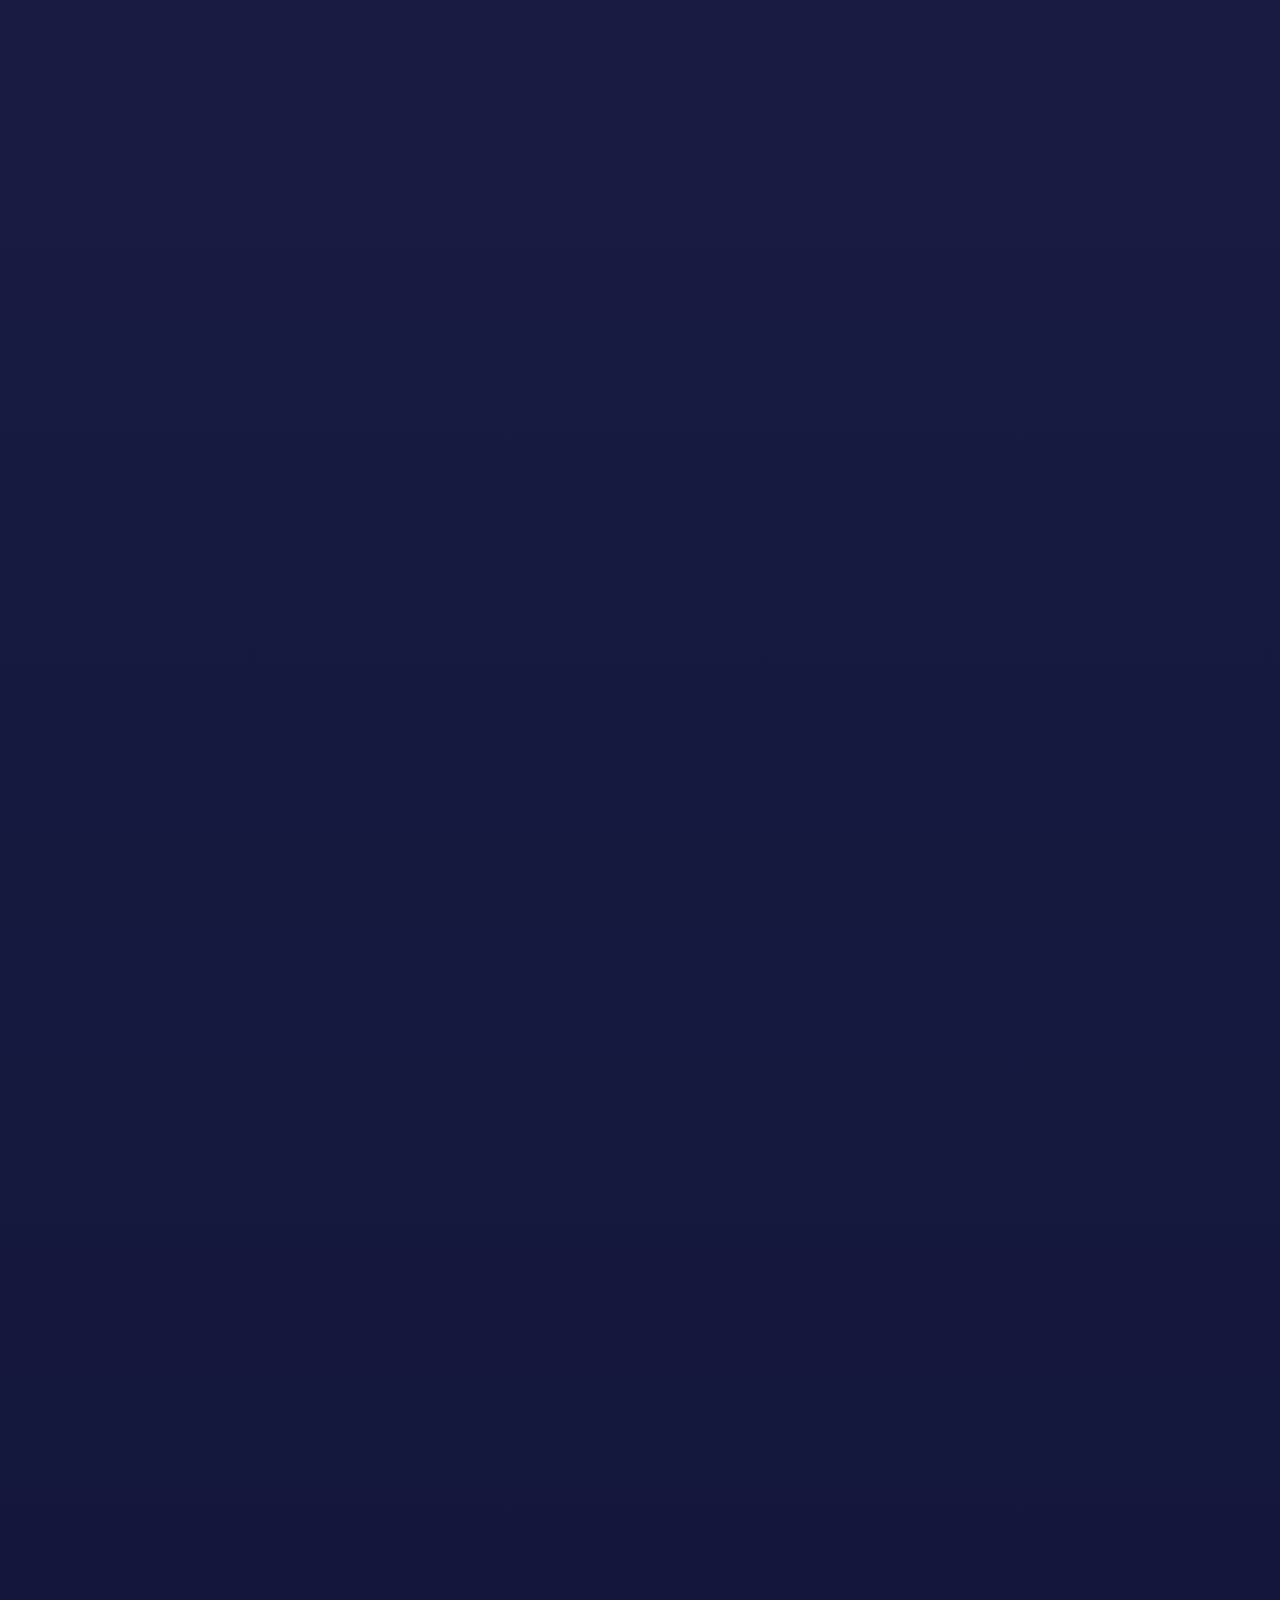
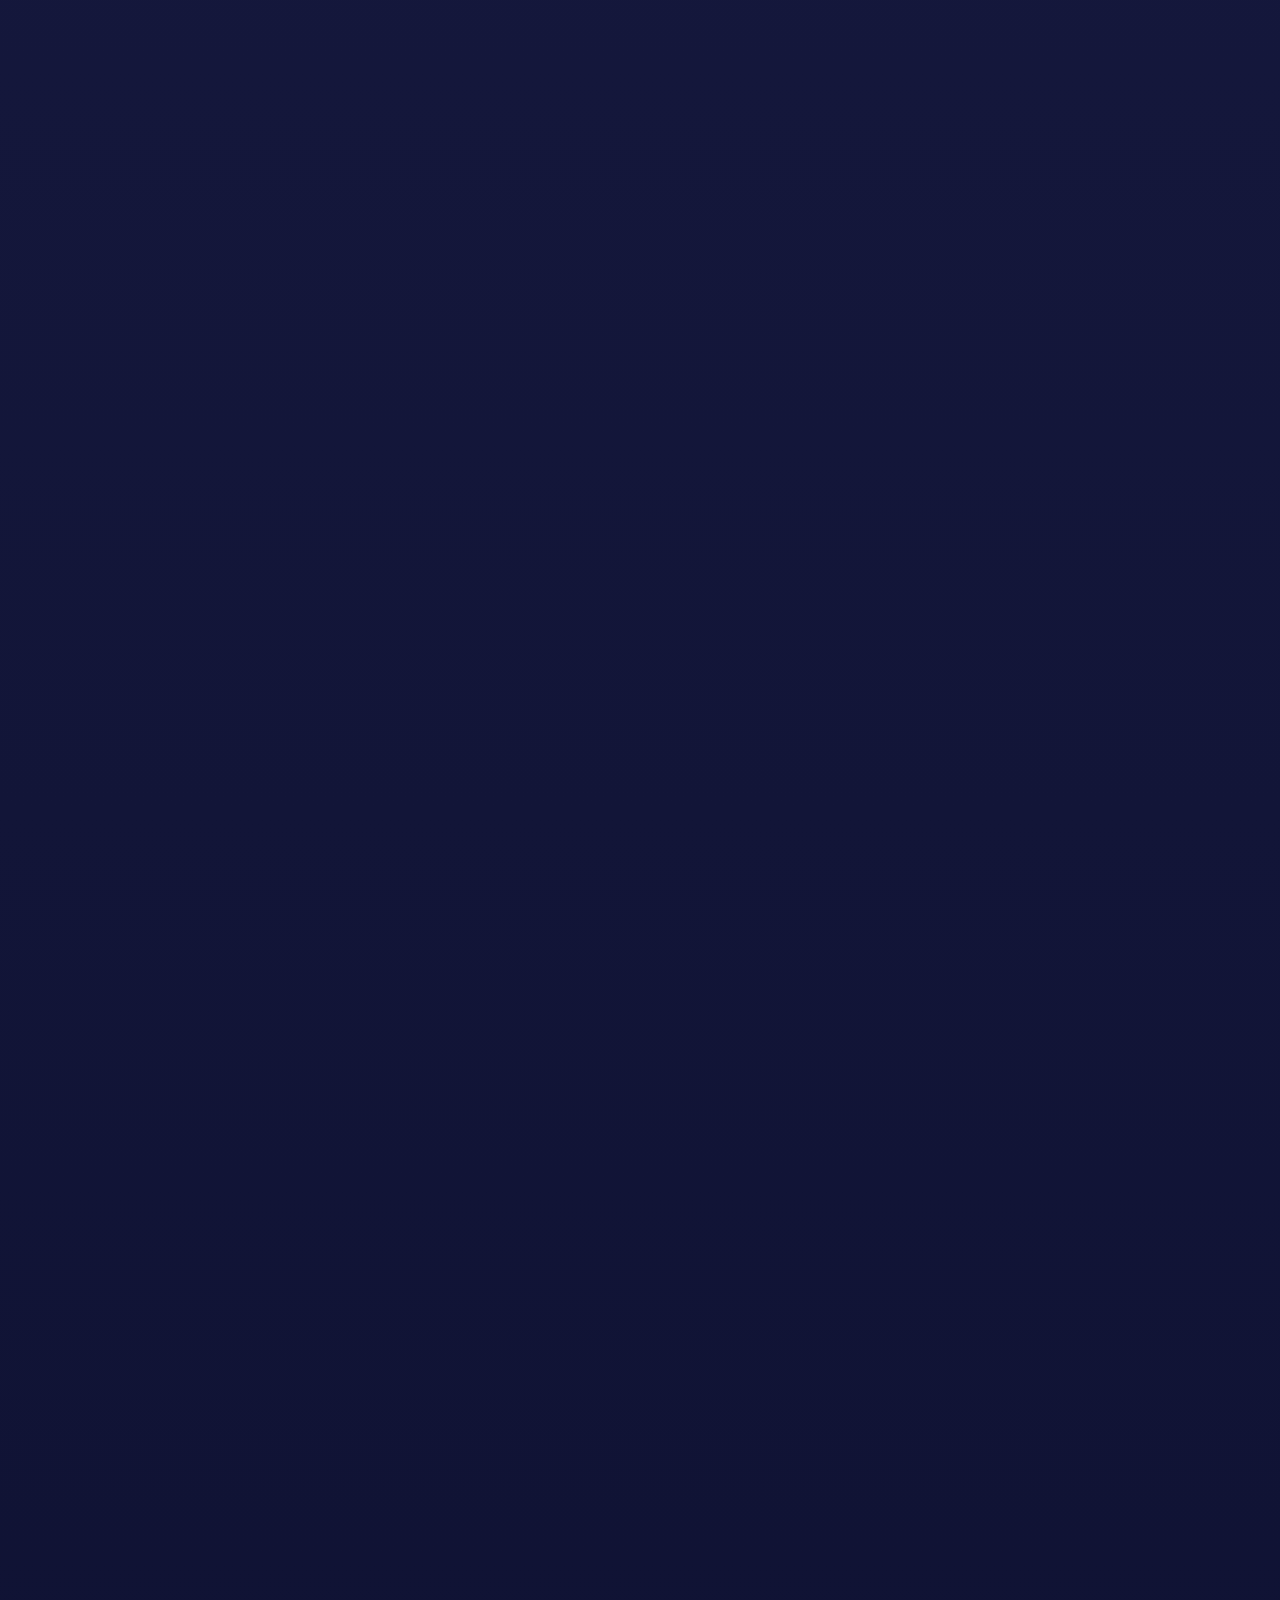
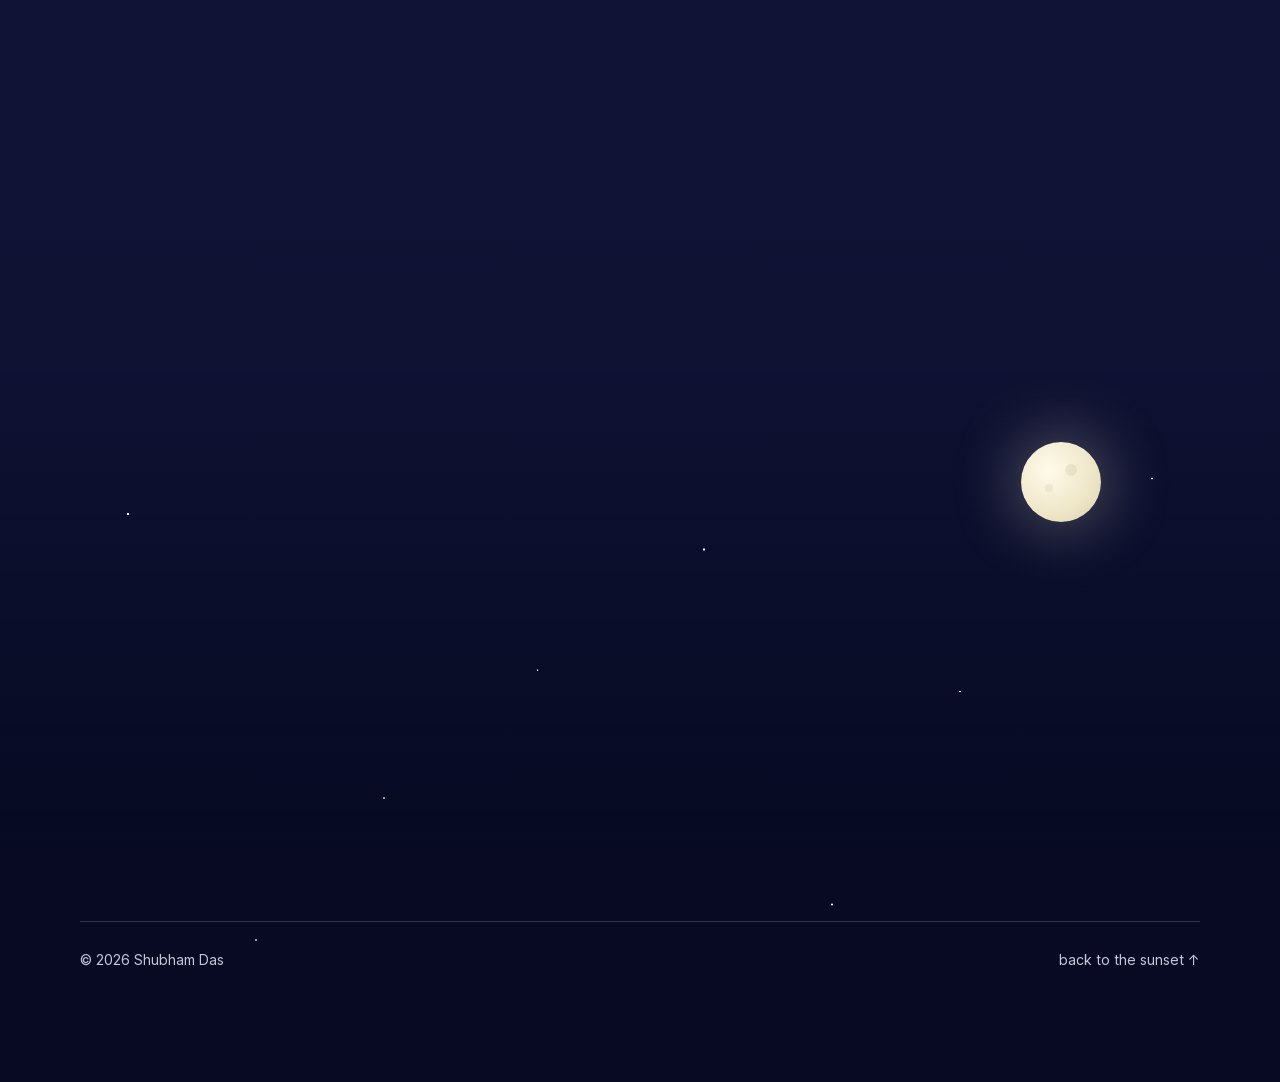
<file: social.html>
<!doctype html>
<html lang="en">
  <head>
    <meta charset="UTF-8" />
    <meta http-equiv="Content-Security-Policy" content="default-src 'self'; script-src 'self'; style-src 'self' 'unsafe-inline'; style-src-elem 'self'; style-src-attr 'unsafe-inline'; img-src 'self' data:; font-src 'self'; media-src 'self'; connect-src 'self'; frame-src 'self'; worker-src 'none'; object-src 'none'; base-uri 'self'; form-action 'none'" />
    <meta name="referrer" content="strict-origin-when-cross-origin" />
    <meta name="viewport" content="width=device-width, initial-scale=1" />
    <meta name="theme-color" content="#3b2d6b" />
    <meta name="description" content="Shubham Das off the clock: travel, music, football and golden hours." />
    <title>Shubham Das — Golden Hour</title>
    <link rel="canonical" href="https://shubhamdas13.github.io/social.html" />
    <meta property="og:type" content="website" />
    <meta property="og:site_name" content="Shubham Das" />
    <meta property="og:title" content="Shubham Das — Golden Hour" />
    <meta property="og:description" content="Off the clock: travel, music, football and golden hours. Play the sunset mix and take a shot at beach football." />
    <meta property="og:url" content="https://shubhamdas13.github.io/social.html" />
    <meta property="og:image" content="https://shubhamdas13.github.io/assets/images/og/social.jpg" />
    <meta property="og:image:width" content="1200" />
    <meta property="og:image:height" content="630" />
    <meta name="twitter:card" content="summary_large_image" />
    <meta name="twitter:title" content="Shubham Das — Golden Hour" />
    <meta name="twitter:description" content="Off the clock: travel, music, football and golden hours. Play the sunset mix and take a shot at beach football." />
    <meta name="twitter:image" content="https://shubhamdas13.github.io/assets/images/og/social.jpg" />
    <link rel="icon" href="data:image/svg+xml,%3Csvg xmlns='http://www.w3.org/2000/svg' viewBox='0 0 64 64'%3E%3Cdefs%3E%3ClinearGradient id='g' x1='0' y1='0' x2='0' y2='1'%3E%3Cstop offset='0' stop-color='%233b2d6b'/%3E%3Cstop offset='.6' stop-color='%23ff7e67'/%3E%3Cstop offset='1' stop-color='%23ffd29a'/%3E%3C/linearGradient%3E%3C/defs%3E%3Crect width='64' height='64' rx='14' fill='url(%23g)'/%3E%3Ccircle cx='32' cy='40' r='12' fill='%23fff3d6'/%3E%3Crect y='40' width='64' height='24' fill='%232a2357'/%3E%3C/svg%3E" />
    <link rel="stylesheet" href="assets/css/fonts.css?v=1" />
    <link rel="stylesheet" href="assets/css/social.css?v=18" />
    <script src="assets/js/social.js?v=11" defer></script>
  </head>
  <body>
    <a class="skip-link" href="#main">Skip to content</a>
    <header class="nav">
      <div class="wrap nav-inner">
        <a class="logo" href="#top">shubham <span>· golden hour</span></a>
        <button class="menu-toggle" type="button" aria-expanded="false" aria-controls="nav-links">
          <span></span><span></span><span class="sr-only">Toggle navigation</span>
        </button>
        <nav class="nav-links" id="nav-links" aria-label="Social navigation">
          <a href="#postcards">Postcards</a>
          <a href="#reels">Reels</a>
          <a href="#music">Music</a>
          <a href="#moments">Moments</a>
          <a href="#lens">Lens</a>
          <a href="#instagram">Instagram</a>
          <a href="games.html">Games</a>
          <a class="nav-work" href="./">← Work portfolio</a>
        </nav>
      </div>
    </header>

    <main id="main">
      <!-- SCENE -->
      <section class="scene" id="top">
        <svg class="landscape" viewBox="0 0 1440 900" preserveAspectRatio="xMidYMax slice" aria-hidden="true">
          <defs>
            <linearGradient id="sky" x1="0" y1="0" x2="0" y2="1">
              <stop offset="0" style="stop-color: var(--sky-1)" />
              <stop offset="0.45" style="stop-color: var(--sky-2)" />
              <stop offset="0.75" style="stop-color: var(--sky-3)" />
              <stop offset="1" style="stop-color: var(--sky-4)" />
            </linearGradient>
            <radialGradient id="sun" cx="0.5" cy="0.5" r="0.5">
              <stop offset="0" stop-color="#fff6dc" />
              <stop offset="0.55" stop-color="#ffd27a" />
              <stop offset="1" stop-color="#ff9e6d" />
            </radialGradient>
            <radialGradient id="glow" cx="0.5" cy="0.5" r="0.5">
              <stop offset="0" stop-color="#ffcf8a" stop-opacity="0.75" />
              <stop offset="1" stop-color="#ff7e67" stop-opacity="0" />
            </radialGradient>
            <linearGradient id="sea" x1="0" y1="0" x2="0" y2="1">
              <stop offset="0" style="stop-color: var(--sea-1)" />
              <stop offset="1" style="stop-color: var(--sea-2)" />
            </linearGradient>
            <linearGradient id="sand" x1="0" y1="0" x2="0" y2="1">
              <stop offset="0" style="stop-color: var(--sand-1)" />
              <stop offset="1" style="stop-color: var(--sand-2)" />
            </linearGradient>
            <linearGradient id="snow" x1="0" y1="0" x2="0" y2="1">
              <stop offset="0" stop-color="#ffffff" />
              <stop offset="1" style="stop-color: var(--snow-shade)" />
            </linearGradient>
          </defs>

          <rect width="1440" height="900" fill="url(#sky)" />

          <g class="stars">
            <circle cx="120" cy="80" r="1.4" /><circle cx="260" cy="150" r="1" /><circle cx="390" cy="60" r="1.6" />
            <circle cx="540" cy="120" r="1" /><circle cx="660" cy="40" r="1.3" /><circle cx="820" cy="95" r="1" />
            <circle cx="930" cy="170" r="1.5" /><circle cx="1060" cy="70" r="1.1" /><circle cx="1180" cy="140" r="1.4" />
            <circle cx="1320" cy="60" r="1" /><circle cx="1390" cy="190" r="1.2" /><circle cx="60" cy="220" r="1" />
            <circle cx="470" cy="230" r="1.1" /><circle cx="760" cy="210" r="0.9" /><circle cx="1250" cy="240" r="1" />
          </g>

          <g class="sun-group">
            <circle cx="720" cy="560" r="260" fill="url(#glow)" />
            <circle cx="720" cy="560" r="92" fill="url(#sun)" />
          </g>

          <g class="birds">
            <path d="M0 0 q6 -6 12 0 q6 -6 12 0" />
            <path d="M34 14 q5 -5 10 0 q5 -5 10 0" />
            <path d="M-22 22 q5 -5 10 0 q5 -5 10 0" />
          </g>

          <!-- far snowy range -->
          <path class="mtn-far" d="M0 600 L0 430 L120 360 L210 410 L330 290 L450 400 L540 370 L640 470 L700 600 Z" />
          <path class="mtn-far" d="M740 600 L820 480 L900 420 L1010 300 L1100 380 L1190 330 L1300 420 L1440 380 L1440 600 Z" />
          <g fill="url(#snow)">
            <path d="M330 290 L292 324 L308 320 L320 334 L334 318 L350 330 L370 320 Z" />
            <path d="M120 360 L94 376 L107 374 L118 384 L129 372 L142 378 Z" />
            <path d="M540 370 L520 384 L532 383 L541 391 L551 381 L561 386 Z" />
            <path d="M1010 300 L972 334 L988 330 L1001 344 L1016 328 L1031 340 L1050 331 Z" />
            <path d="M1190 330 L1164 351 L1177 349 L1188 358 L1199 347 L1216 353 Z" />
            <path d="M1440 380 L1410 392 L1420 393 L1430 400 L1440 396 Z" />
          </g>
          <!-- near hills -->
          <path class="mtn-near" d="M0 600 L0 520 L90 480 L200 530 L300 500 L420 560 L520 600 Z" />
          <path class="mtn-near" d="M900 600 L1020 540 L1130 560 L1250 500 L1360 530 L1440 510 L1440 600 Z" />

          <!-- sea -->
          <rect y="598" width="1440" height="302" fill="url(#sea)" />
          <g class="reflection">
            <rect x="600" y="612" width="240" height="5" rx="2.5" />
            <rect x="630" y="632" width="180" height="4" rx="2" />
            <rect x="655" y="652" width="130" height="4" rx="2" />
            <rect x="672" y="672" width="96" height="3" rx="1.5" />
            <rect x="688" y="694" width="64" height="3" rx="1.5" />
            <rect x="700" y="716" width="40" height="2" rx="1" />
          </g>
          <g class="waves">
            <path d="M80 680 q20 -6 40 0 t40 0" /><path d="M1120 660 q20 -6 40 0 t40 0" />
            <path d="M300 730 q20 -6 40 0 t40 0" /><path d="M980 740 q20 -6 40 0 t40 0" />
            <path d="M520 770 q20 -6 40 0 t40 0" />
          </g>

          <!-- beach -->
          <path class="foam" d="M0 812 Q 360 762 720 792 T 1440 782" />
          <path fill="url(#sand)" d="M0 900 L0 820 Q 360 770 720 800 T 1440 790 L1440 900 Z" />

          <!-- palm -->
          <g class="palm">
            <path class="trunk" d="M1262 880 Q1250 760 1300 650" />
            <path d="M1300 650 Q1240 610 1190 640" /><path d="M1300 650 Q1260 590 1215 590" />
            <path d="M1300 650 Q1320 585 1370 580" /><path d="M1300 650 Q1360 620 1395 655" />
            <path d="M1300 650 Q1300 600 1290 570" />
          </g>
        </svg>

        <canvas class="snow" aria-hidden="true"></canvas>
        <canvas class="horizon-wave" aria-hidden="true"></canvas>

        <div class="wrap scene-copy">
          <p class="hand">hey, it’s golden hour somewhere</p>
          <h1>Off the clock,<br /><em>chasing sunsets.</em></h1>
          <p class="bio">
            I love travelling, making music and exploring different things. I played football as my sport in college.
            From warm beaches to white snow in the mountains, this is where I unwind.
          </p>
          <div class="scene-actions">
            <button type="button" class="play-cta" data-toggle-music>
              <span class="play-icon" aria-hidden="true"></span><span class="play-label">Play the sunset mix</span>
            </button>
            <a class="ghost-link" href="#postcards">See the postcards ↓</a>
          </div>
        </div>

        <p class="scroll-cue" aria-hidden="true">scroll till the stars come out</p>
      </section>

      <!-- POSTCARDS -->
      <section class="block wrap" id="postcards">
        <header class="block-head reveal">
          <p class="kicker">01 · postcards</p>
          <h2>Places I’ve wandered</h2>
          <p>Snowlines, prayer flags, waterfalls and misty hilltops.</p>
          <p class="hand swipe-hint" aria-hidden="true">swipe for more →</p>
        </header>

        <!--
          To add a postcard: clean the photo with tools/clean-photos.py (removes GPS data), put it in
          assets/media/, then copy one <figure class="postcard"> below and change the image and caption.
        -->
        <div class="postcards">
          <figure class="postcard reveal" style="--r: -4deg">
            <div class="photo"><img src="assets/media/snowline.webp" width="1080" height="1080" alt="Shubham sitting on a rocky slope looking at snow-covered peaks" loading="lazy" decoding="async" /></div>
            <figcaption class="postcard-caption">above the snowline</figcaption><span class="stamp" aria-hidden="true">01</span>
          </figure>
          <figure class="postcard reveal" style="--r: 3deg">
            <div class="photo"><img src="assets/media/prayer-flags.webp" width="1120" height="1400" alt="Shubham on a rocky summit under colourful prayer flags and a deep blue sky" loading="lazy" decoding="async" /></div>
            <figcaption class="postcard-caption">prayer flags &amp; blue skies</figcaption><span class="stamp" aria-hidden="true">02</span>
          </figure>
          <figure class="postcard reveal" style="--r: -2deg">
            <div class="photo"><img src="assets/media/by-the-waterfall.webp" width="1041" height="1400" alt="Shubham sitting on a rock by a rushing stream under tall pines" loading="lazy" decoding="async" /></div>
            <figcaption class="postcard-caption">by the waterfall</figcaption><span class="stamp" aria-hidden="true">03</span>
          </figure>
          <figure class="postcard reveal" style="--r: 2.5deg">
            <div class="photo"><img src="assets/media/lost-in-the-clouds.webp" width="1050" height="1400" alt="Shubham lying on a green hilltop as mist rolls over the mountain" loading="lazy" decoding="async" /></div>
            <figcaption class="postcard-caption">lost in the clouds</figcaption><span class="stamp" aria-hidden="true">04</span>
          </figure>
          <figure class="postcard reveal" style="--r: -3deg">
            <div class="photo"><img src="assets/media/mountain-town.webp" width="1400" height="787" alt="Shubham in a red Himachali cap and white jacket with a hillside town behind" loading="lazy" decoding="async" /></div>
            <figcaption class="postcard-caption">mountain town smiles</figcaption><span class="stamp" aria-hidden="true">05</span>
          </figure>
          <figure class="postcard reveal" style="--r: 4deg">
            <div class="photo"><img src="assets/media/by-the-water.webp" width="1080" height="1080" alt="Shubham at the water’s edge at dusk, islands on the horizon" loading="lazy" decoding="async" /></div>
            <figcaption class="postcard-caption">by the water at dusk</figcaption><span class="stamp" aria-hidden="true">06</span>
          </figure>
        </div>
      </section>

      <!-- REELS -->
      <section class="block wrap" id="reels">
        <header class="block-head reveal">
          <p class="kicker">02 · reels</p>
          <h2>Little clips from the road</h2>
          <p>From Ladakh and Jibhi to Jaisalmer, Pushkar, Vizag and Goa. They play on their own as you scroll.</p>
        </header>
        <ul class="reels" role="list">
          <li class="reel reveal">
            <div class="reel-phone">
              <video src="assets/media/ladakh.mp4" poster="assets/media/ladakh-poster.webp" muted loop playsinline preload="none" aria-label="Ladakh, standing by a frozen wetland with mountains behind (muted clip)"></video>
            </div>
            <p class="reel-cap hand">Ladakh</p>
          </li>
          <li class="reel reveal">
            <div class="reel-phone">
              <video src="assets/media/ten-k-above.mp4" poster="assets/media/ten-k-above-poster.webp" muted loop playsinline preload="none" aria-label="Jibhi: a selfie on a misty green hilltop (muted clip)"></video>
            </div>
            <p class="reel-cap hand">Jibhi</p>
          </li>
          <li class="reel reveal">
            <div class="reel-phone">
              <video src="assets/media/desert-days.mp4" poster="assets/media/desert-days-poster.webp" muted loop playsinline preload="none" aria-label="Jaisalmer: posing in a yellow outfit beside a decorated camel (muted clip)"></video>
            </div>
            <p class="reel-cap hand">Jaisalmer</p>
          </li>
          <li class="reel reveal">
            <div class="reel-phone">
              <video src="assets/media/beach-day.mp4" poster="assets/media/beach-day-poster.webp" muted loop playsinline preload="none" aria-label="Vizag: a quiet beach day, standing at the shoreline (muted clip)"></video>
            </div>
            <p class="reel-cap hand">Vizag</p>
          </li>
          <li class="reel reveal">
            <div class="reel-phone">
              <video src="assets/media/pushkar-mirror.mp4" poster="assets/media/pushkar-mirror-poster.webp" muted loop playsinline preload="none" aria-label="Pushkar: a mirror selfie in an ornate pink room (muted clip)"></video>
            </div>
            <p class="reel-cap hand">Pushkar</p>
          </li>
          <li class="reel reveal">
            <div class="reel-phone">
              <video src="assets/media/goa-diaries.mp4" poster="assets/media/goa-diaries-poster.webp" muted loop playsinline preload="none" aria-label="Goa: a collage of beach, food and flowers (muted clip)"></video>
            </div>
            <p class="reel-cap hand">Goa</p>
          </li>
        </ul>
      </section>

      <!-- SNOW + ON THE ROAD -->
      <section class="block wrap" id="snow">
        <div class="snow-grid">
          <header class="block-head reveal">
            <p class="kicker">03 · snow days</p>
            <h2>White slopes, cold fingers</h2>
            <p>Snow angels, pine forests and the kind of cold that makes the chai taste better.</p>
          </header>
          <div class="mosaic mosaic--two">
          <div class="tile reveal tile--pano"><div class="tile-btn"><img src="assets/media/snow-portrait.webp" width="1400" height="787" alt="Shubham in sunglasses and a yellow-black jacket against a snowy backdrop" loading="lazy" decoding="async" /></div></div>
          <div class="tile reveal"><div class="tile-btn"><img src="assets/media/snow-angel.webp" width="1400" height="787" alt="Shubham lying in the snow in a ski jacket, laughing" loading="lazy" decoding="async" /></div></div>
          <div class="tile reveal"><div class="tile-btn"><img src="assets/media/snow-arms.webp" width="1400" height="787" alt="Shubham with arms wide open on a snowy slope between pine trees" loading="lazy" decoding="async" /></div></div>
          </div>
        </div>
      </section>

      <!-- MUSIC -->
      <section class="block wrap" id="music">
        <div class="music-grid">
          <header class="block-head reveal">
            <p class="kicker">04 · music</p>
            <h2>I make music to slow things down</h2>
            <p>Music production is my way to unwind. Play along with the sunset mix on these keys: tap them<span class="kbd-only">, or use A to K on your keyboard</span>. Every key fits the chords, so nothing sounds wrong.</p>
            <p class="hand hand--small">turn the sound on ♪</p>
          </header>

          <div class="deck-wrap reveal">
          <figure class="sticker">
            <img src="assets/media/ukulele.webp" width="350" height="481" alt="Cut-out of Shubham playing a ukulele" loading="lazy" decoding="async" />
            <figcaption class="hand">me + my ukulele</figcaption>
          </figure>
          <div class="deck">
            <div class="deck-top">
              <div class="record" aria-hidden="true"><span></span></div>
              <div class="deck-info">
                <p class="deck-title">Sunset mix</p>
                <p class="deck-sub">lo-fi · generated live in your browser</p>
                <div class="deck-eq" aria-hidden="true"><i></i><i></i><i></i><i></i><i></i><i></i><i></i><i></i><i></i><i></i><i></i><i></i></div>
              </div>
              <button type="button" class="deck-play" data-toggle-music aria-label="Play the sunset mix">
                <span class="play-icon" aria-hidden="true"></span>
              </button>
            </div>
            <div class="keys">
              <button type="button" class="key" data-note="0">A</button>
              <button type="button" class="key" data-note="1">S</button>
              <button type="button" class="key" data-note="2">D</button>
              <button type="button" class="key" data-note="3">F</button>
              <button type="button" class="key" data-note="4">G</button>
              <button type="button" class="key" data-note="5">H</button>
              <button type="button" class="key" data-note="6">J</button>
              <button type="button" class="key" data-note="7">K</button>
            </div>
          </div>
          </div>
        </div>
      </section>

      <!-- FOOTBALL -->
      <section class="block wrap" id="football">
        <div class="music-grid music-grid--flip">
          <header class="block-head reveal">
            <p class="kicker">05 · football</p>
            <h2>Number 11, on the turf</h2>
            <p>Football was my sport in college, and I hold a Certificate of Excellence in Football. It’s still my favourite way to switch off. Go on, take a shot.</p>
            <figure class="match-photo reveal">
              <div class="photo"><img src="assets/media/football-shot.webp" width="620" height="1122" alt="Shubham in the number 11 DAS jersey, striking the ball towards goal" loading="lazy" decoding="async" /></div>
              <figcaption class="postcard-caption">eyes on goal</figcaption>
            </figure>
          </header>

          <div class="turf-pitch reveal">
            <div class="pitch-field" aria-hidden="true">
              <span class="pitch-line"></span>
              <span class="pitch-circle"></span>
              <span class="pitch-box"></span>
              <span class="pitch-six"></span>
              <span class="goal"></span>
              <span class="keeper"></span>
              <span class="ball">⚽</span>
            </div>
            <div class="pitch-bar">
              <button type="button" class="shoot">Take a shot</button>
              <p class="score" aria-live="polite">goals <b class="goals">0</b> · saves <b class="saves">0</b></p>
            </div>
          </div>
        </div>
      </section>

      <!-- EXPLORING -->
      <section class="block wrap" id="exploring">
        <header class="block-head reveal">
          <p class="kicker">06 · exploring</p>
          <h2>Always picking up something new</h2>
        </header>
        <div class="glass-grid">
          <div class="glass reveal"><span class="glass-icon" aria-hidden="true">語</span><h3>Languages</h3><p>Learning German, Sanskrit and Japanese, a little at a time.</p></div>
          <div class="glass reveal"><span class="glass-icon" aria-hidden="true">🎮</span><h3>Gaming</h3><p>Gamer at heart. I volunteered at esports events and built a multiplayer fighting game.</p></div>
          <div class="glass reveal"><span class="glass-icon" aria-hidden="true">🎬</span><h3>Video editing</h3><p>Edited videos for the Literary, Debate and Anime Club at IIIT Delhi.</p></div>
          <div class="glass reveal"><span class="glass-icon" aria-hidden="true">🎶</span><h3>Music production</h3><p>Building tracks and sounds in my free time.</p></div>
        </div>
      </section>

      <!-- MOMENTS -->
      <section class="block wrap" id="moments">
        <header class="block-head reveal">
          <p class="kicker">07 · moments</p>
          <h2>Little things I keep</h2>
          <p>Trail dogs, festival lights and pink-city evenings. Straight from my Instagram.</p>
        </header>
        <ul class="moments" role="list">
          <li class="moment reveal"><div class="moment-btn"><img src="assets/media/festival-lights.webp" width="1080" height="1080" alt="Shubham in a blue kurta leaning on a wall of fairy lights" loading="lazy" decoding="async" /></div></li>
          <li class="moment reveal"><div class="moment-btn"><img src="assets/media/trail-buddy.webp" width="1080" height="1080" alt="Selfie with a big black dog on a forest trail" loading="lazy" decoding="async" /></div></li>
          <li class="moment reveal"><div class="moment-btn"><img src="assets/media/pink-city.webp" width="1400" height="1400" alt="Collage of Shubham at sunset over the city and in a pink turban and mirror-work outfit" loading="lazy" decoding="async" /></div></li>
        </ul>
      </section>

      <!-- THROUGH MY LENS -->
      <section class="block wrap" id="lens">
        <header class="block-head reveal">
          <p class="kicker">08 · through my lens</p>
          <h2>Places, as I saw them</h2>
          <p>Monuments, cities and quiet corners I’ve photographed and filmed along the way. The clips play on their own as you scroll.</p>
        </header>
        <ul class="lens" role="list">
          <li class="lens-item reveal"><div class="lens-btn lens-btn--video"><video src="assets/media/lens-victoria-memorial.mp4" poster="assets/media/lens-victoria-memorial.webp" width="720" height="1280" muted loop playsinline preload="none" aria-hidden="true"></video><img class="lens-poster" src="assets/media/lens-victoria-memorial.webp" width="720" height="1280" alt="Victoria Memorial in Kolkata framed by trees under a blue sky (video)" loading="lazy" decoding="async" /><span class="lens-badge" aria-hidden="true">▶</span><span class="lens-cap">Victoria Memorial, Kolkata</span></div></li>
          <li class="lens-item reveal"><div class="lens-btn"><img src="assets/media/lens-orange-hour.webp" width="1400" height="788" alt="An orange sunset over still water and a hill on the horizon" loading="lazy" decoding="async" /><span class="lens-cap">orange hour</span></div></li>
          <li class="lens-item reveal"><div class="lens-btn lens-btn--video"><video src="assets/media/lens-dakshineswar.mp4" poster="assets/media/lens-dakshineswar.webp" width="720" height="1280" muted loop playsinline preload="none" aria-hidden="true"></video><img class="lens-poster" src="assets/media/lens-dakshineswar.webp" width="720" height="1280" alt="Dakshineswar temple reflected in still water, framed by palm leaves (video)" loading="lazy" decoding="async" /><span class="lens-badge" aria-hidden="true">▶</span><span class="lens-cap">Dakshineswar, Kolkata</span></div></li>
          <li class="lens-item reveal"><div class="lens-btn lens-btn--video lens-crop"><video src="assets/media/lens-howrah-bridge.mp4" poster="assets/media/lens-howrah-bridge.webp" width="720" height="1152" muted loop playsinline preload="none" aria-hidden="true"></video><img class="lens-poster" src="assets/media/lens-howrah-bridge.webp" width="720" height="1152" alt="Howrah Bridge at dusk with a small boat crossing the river (video)" loading="lazy" decoding="async" /><span class="lens-badge" aria-hidden="true">▶</span><span class="lens-cap">Howrah Bridge, Kolkata</span></div></li>
          <li class="lens-item reveal"><div class="lens-btn"><img src="assets/media/lens-green-hills.webp" width="787" height="1400" alt="Green hills dropping to the sea under a bright sky" loading="lazy" decoding="async" /><span class="lens-cap">green all the way down</span></div></li>
          <li class="lens-item reveal"><div class="lens-btn"><img src="assets/media/lens-gateway-of-india.webp" width="787" height="1400" alt="Gateway of India under a dramatic cloudy sky" loading="lazy" decoding="async" /><span class="lens-cap">Gateway of India, Mumbai</span></div></li>
          <li class="lens-item reveal"><div class="lens-btn"><img src="assets/media/lens-boats-at-sunset.webp" width="1400" height="788" alt="Silhouetted boats on golden water at sunset" loading="lazy" decoding="async" /><span class="lens-cap">boats at last light</span></div></li>
          <li class="lens-item reveal"><div class="lens-btn lens-btn--video"><video src="assets/media/lens-clock-tower.mp4" poster="assets/media/lens-clock-tower.webp" width="720" height="1280" muted loop playsinline preload="none" aria-hidden="true"></video><img class="lens-poster" src="assets/media/lens-clock-tower.webp" width="720" height="1280" alt="An illuminated clock tower against the night sky (video)" loading="lazy" decoding="async" /><span class="lens-badge" aria-hidden="true">▶</span><span class="lens-cap">clock tower after dark</span></div></li>
          <li class="lens-item reveal"><div class="lens-btn lens-btn--video"><video src="assets/media/lens-valley.mp4" poster="assets/media/lens-valley.webp" width="720" height="1280" muted loop playsinline preload="none" aria-hidden="true"></video><img class="lens-poster" src="assets/media/lens-valley.webp" width="720" height="1280" alt="A green mountain valley with a river winding below (video)" loading="lazy" decoding="async" /><span class="lens-badge" aria-hidden="true">▶</span><span class="lens-cap">the valley</span></div></li>
          <li class="lens-item reveal"><div class="lens-btn lens-btn--video"><video src="assets/media/lens-yellow-taxi.mp4" poster="assets/media/lens-yellow-taxi.webp" width="720" height="1280" muted loop playsinline preload="none" aria-hidden="true"></video><img class="lens-poster" src="assets/media/lens-yellow-taxi.webp" width="720" height="1280" alt="A yellow Kolkata taxi on a neon-lit street at night (video)" loading="lazy" decoding="async" /><span class="lens-badge" aria-hidden="true">▶</span><span class="lens-cap">yellow taxi nights</span></div></li>
          <li class="lens-item reveal"><div class="lens-btn"><img src="assets/media/lens-ferries.webp" width="787" height="1400" alt="Ferries moored along a busy harbour under blue skies" loading="lazy" decoding="async" /><span class="lens-cap">harbour mornings</span></div></li>
          <li class="lens-item reveal"><div class="lens-btn"><img src="assets/media/lens-dusk-crossing.webp" width="1400" height="788" alt="A small boat crossing a river past a wooded island at dusk" loading="lazy" decoding="async" /><span class="lens-cap">dusk crossing</span></div></li>
          <li class="lens-item reveal"><div class="lens-btn lens-btn--video"><video src="assets/media/lens-colonnade.mp4" poster="assets/media/lens-colonnade.webp" width="720" height="1280" muted loop playsinline preload="none" aria-hidden="true"></video><img class="lens-poster" src="assets/media/lens-colonnade.webp" width="720" height="1280" alt="A white colonnaded courtyard with palms and lawn (video)" loading="lazy" decoding="async" /><span class="lens-badge" aria-hidden="true">▶</span><span class="lens-cap">white arches</span></div></li>
          <li class="lens-item reveal"><div class="lens-btn lens-btn--video"><video src="assets/media/lens-mountain-river.mp4" poster="assets/media/lens-mountain-river.webp" width="720" height="1280" muted loop playsinline preload="none" aria-hidden="true"></video><img class="lens-poster" src="assets/media/lens-mountain-river.webp" width="720" height="1280" alt="A rocky mountain river below pine-covered slopes (video)" loading="lazy" decoding="async" /><span class="lens-badge" aria-hidden="true">▶</span><span class="lens-cap">mountain river</span></div></li>
          <li class="lens-item reveal"><div class="lens-btn lens-btn--video"><video src="assets/media/lens-night-highway.mp4" poster="assets/media/lens-night-highway.webp" width="720" height="1280" muted loop playsinline preload="none" aria-hidden="true"></video><img class="lens-poster" src="assets/media/lens-night-highway.webp" width="720" height="1280" alt="Car lights streaking along a highway at night (video)" loading="lazy" decoding="async" /><span class="lens-badge" aria-hidden="true">▶</span><span class="lens-cap">night highway</span></div></li>
          <li class="lens-item reveal"><div class="lens-btn"><img src="assets/media/lens-lakeside.webp" width="787" height="1400" alt="A green lakeside under a towering cloudy sky" loading="lazy" decoding="async" /><span class="lens-cap">lakeside</span></div></li>
          <li class="lens-item reveal"><div class="lens-btn lens-btn--video lens-crop"><video src="assets/media/lens-open-road.mp4" poster="assets/media/lens-open-road.webp" width="720" height="1152" muted loop playsinline preload="none" aria-hidden="true"></video><img class="lens-poster" src="assets/media/lens-open-road.webp" width="720" height="1152" alt="An open road under big white clouds (video)" loading="lazy" decoding="async" /><span class="lens-badge" aria-hidden="true">▶</span><span class="lens-cap">the open road</span></div></li>
          <li class="lens-item reveal"><div class="lens-btn lens-btn--video"><video src="assets/media/lens-white-dome.mp4" poster="assets/media/lens-white-dome.webp" width="720" height="1280" muted loop playsinline preload="none" aria-hidden="true"></video><img class="lens-poster" src="assets/media/lens-white-dome.webp" width="720" height="1280" alt="A white marble dome rising behind tropical plants (video)" loading="lazy" decoding="async" /><span class="lens-badge" aria-hidden="true">▶</span><span class="lens-cap">marble &amp; palms</span></div></li>
          <li class="lens-item reveal"><div class="lens-btn"><img src="assets/media/lens-out-on-the-water.webp" width="787" height="1400" alt="The bow of a boat heading out under a bright sun and clouds" loading="lazy" decoding="async" /><span class="lens-cap">out on the water</span></div></li>
          <li class="lens-item reveal"><div class="lens-btn lens-btn--video"><video src="assets/media/lens-chai-with-a-view.mp4" poster="assets/media/lens-chai-with-a-view.webp" width="720" height="1280" muted loop playsinline preload="none" aria-hidden="true"></video><img class="lens-poster" src="assets/media/lens-chai-with-a-view.webp" width="720" height="1280" alt="A cup of coffee and glasses on a ledge facing misty mountains (video)" loading="lazy" decoding="async" /><span class="lens-badge" aria-hidden="true">▶</span><span class="lens-cap">coffee with a view</span></div></li>
          <li class="lens-item reveal"><div class="lens-btn"><img src="assets/media/lens-husky.webp" width="720" height="1280" alt="A husky among rocks and twisted trees, in black and white" loading="lazy" decoding="async" /><span class="lens-cap">snow dog</span></div></li>
        </ul>
      </section>

      <!-- INSTAGRAM / NIGHT -->
      <section class="night" id="instagram">
        <div class="moon" aria-hidden="true"></div>
        <div class="wrap night-inner reveal">
          <p class="hand">see you at the next sunset</p>
          <h2>More moments on <em>@shubummerrrr</em></h2>
          <div class="scene-actions scene-actions--center">
            <a class="play-cta" href="https://www.instagram.com/shubummerrrr/" target="_blank" rel="noreferrer">Follow on Instagram ↗</a>
            <a class="ghost-link" href="./">Back to work portfolio</a>
          </div>
        </div>
        <footer class="foot wrap"><span>© 2026 Shubham Das</span><a href="#top">back to the sunset ↑</a></footer>
      </section>
    </main>

    <!-- now playing -->
    <div class="now-playing" aria-live="polite">
      <div class="np-record" aria-hidden="true"><span></span></div>
      <div class="np-text"><span class="np-title">Sunset mix</span><span class="np-state">paused</span></div>
      <button type="button" class="np-btn" data-toggle-music aria-label="Play the sunset mix"><span class="play-icon" aria-hidden="true"></span></button>
    </div>

  </body>
</html>
</file>
<file: assets/css/fonts.css>
/* Self-hosted Google Fonts (SIL Open Font License 1.1). Latin subset only. */
@font-face {
  font-family: 'Archivo';
  font-style: normal;
  font-weight: 500;
  font-display: swap;
  src: url('../fonts/archivo-normal-2a392e.woff2') format('woff2');
  unicode-range: U+0000-00FF, U+0131, U+0152-0153, U+02BB-02BC, U+02C6, U+02DA, U+02DC, U+0304, U+0308, U+0329, U+2000-206F, U+20AC, U+2122, U+2191, U+2193, U+2212, U+2215, U+FEFF, U+FFFD;
}
@font-face {
  font-family: 'Archivo';
  font-style: normal;
  font-weight: 600;
  font-display: swap;
  src: url('../fonts/archivo-normal-2a392e.woff2') format('woff2');
  unicode-range: U+0000-00FF, U+0131, U+0152-0153, U+02BB-02BC, U+02C6, U+02DA, U+02DC, U+0304, U+0308, U+0329, U+2000-206F, U+20AC, U+2122, U+2191, U+2193, U+2212, U+2215, U+FEFF, U+FFFD;
}
@font-face {
  font-family: 'Archivo';
  font-style: normal;
  font-weight: 700;
  font-display: swap;
  src: url('../fonts/archivo-normal-2a392e.woff2') format('woff2');
  unicode-range: U+0000-00FF, U+0131, U+0152-0153, U+02BB-02BC, U+02C6, U+02DA, U+02DC, U+0304, U+0308, U+0329, U+2000-206F, U+20AC, U+2122, U+2191, U+2193, U+2212, U+2215, U+FEFF, U+FFFD;
}
@font-face {
  font-family: 'Archivo';
  font-style: normal;
  font-weight: 800;
  font-display: swap;
  src: url('../fonts/archivo-normal-2a392e.woff2') format('woff2');
  unicode-range: U+0000-00FF, U+0131, U+0152-0153, U+02BB-02BC, U+02C6, U+02DA, U+02DC, U+0304, U+0308, U+0329, U+2000-206F, U+20AC, U+2122, U+2191, U+2193, U+2212, U+2215, U+FEFF, U+FFFD;
}
@font-face {
  font-family: 'Caveat';
  font-style: normal;
  font-weight: 500;
  font-display: swap;
  src: url('../fonts/caveat-normal-4230ff.woff2') format('woff2');
  unicode-range: U+0000-00FF, U+0131, U+0152-0153, U+02BB-02BC, U+02C6, U+02DA, U+02DC, U+0304, U+0308, U+0329, U+2000-206F, U+20AC, U+2122, U+2191, U+2193, U+2212, U+2215, U+FEFF, U+FFFD;
}
@font-face {
  font-family: 'Caveat';
  font-style: normal;
  font-weight: 700;
  font-display: swap;
  src: url('../fonts/caveat-normal-4230ff.woff2') format('woff2');
  unicode-range: U+0000-00FF, U+0131, U+0152-0153, U+02BB-02BC, U+02C6, U+02DA, U+02DC, U+0304, U+0308, U+0329, U+2000-206F, U+20AC, U+2122, U+2191, U+2193, U+2212, U+2215, U+FEFF, U+FFFD;
}
@font-face {
  font-family: 'Fraunces';
  font-style: italic;
  font-weight: 400;
  font-display: swap;
  src: url('../fonts/fraunces-italic-de4b58.woff2') format('woff2');
  unicode-range: U+0000-00FF, U+0131, U+0152-0153, U+02BB-02BC, U+02C6, U+02DA, U+02DC, U+0304, U+0308, U+0329, U+2000-206F, U+20AC, U+2122, U+2191, U+2193, U+2212, U+2215, U+FEFF, U+FFFD;
}
@font-face {
  font-family: 'Fraunces';
  font-style: italic;
  font-weight: 600;
  font-display: swap;
  src: url('../fonts/fraunces-italic-de4b58.woff2') format('woff2');
  unicode-range: U+0000-00FF, U+0131, U+0152-0153, U+02BB-02BC, U+02C6, U+02DA, U+02DC, U+0304, U+0308, U+0329, U+2000-206F, U+20AC, U+2122, U+2191, U+2193, U+2212, U+2215, U+FEFF, U+FFFD;
}
@font-face {
  font-family: 'Fraunces';
  font-style: normal;
  font-weight: 400;
  font-display: swap;
  src: url('../fonts/fraunces-normal-63f165.woff2') format('woff2');
  unicode-range: U+0000-00FF, U+0131, U+0152-0153, U+02BB-02BC, U+02C6, U+02DA, U+02DC, U+0304, U+0308, U+0329, U+2000-206F, U+20AC, U+2122, U+2191, U+2193, U+2212, U+2215, U+FEFF, U+FFFD;
}
@font-face {
  font-family: 'Fraunces';
  font-style: normal;
  font-weight: 600;
  font-display: swap;
  src: url('../fonts/fraunces-normal-63f165.woff2') format('woff2');
  unicode-range: U+0000-00FF, U+0131, U+0152-0153, U+02BB-02BC, U+02C6, U+02DA, U+02DC, U+0304, U+0308, U+0329, U+2000-206F, U+20AC, U+2122, U+2191, U+2193, U+2212, U+2215, U+FEFF, U+FFFD;
}
@font-face {
  font-family: 'Inter';
  font-style: normal;
  font-weight: 400;
  font-display: swap;
  src: url('../fonts/inter-normal-1ab1ad.woff2') format('woff2');
  unicode-range: U+0000-00FF, U+0131, U+0152-0153, U+02BB-02BC, U+02C6, U+02DA, U+02DC, U+0304, U+0308, U+0329, U+2000-206F, U+20AC, U+2122, U+2191, U+2193, U+2212, U+2215, U+FEFF, U+FFFD;
}
@font-face {
  font-family: 'Inter';
  font-style: normal;
  font-weight: 500;
  font-display: swap;
  src: url('../fonts/inter-normal-1ab1ad.woff2') format('woff2');
  unicode-range: U+0000-00FF, U+0131, U+0152-0153, U+02BB-02BC, U+02C6, U+02DA, U+02DC, U+0304, U+0308, U+0329, U+2000-206F, U+20AC, U+2122, U+2191, U+2193, U+2212, U+2215, U+FEFF, U+FFFD;
}
@font-face {
  font-family: 'Inter';
  font-style: normal;
  font-weight: 600;
  font-display: swap;
  src: url('../fonts/inter-normal-1ab1ad.woff2') format('woff2');
  unicode-range: U+0000-00FF, U+0131, U+0152-0153, U+02BB-02BC, U+02C6, U+02DA, U+02DC, U+0304, U+0308, U+0329, U+2000-206F, U+20AC, U+2122, U+2191, U+2193, U+2212, U+2215, U+FEFF, U+FFFD;
}
@font-face {
  font-family: 'JetBrains Mono';
  font-style: normal;
  font-weight: 500;
  font-display: swap;
  src: url('../fonts/jetbrains-mono-normal-533c11.woff2') format('woff2');
  unicode-range: U+0000-00FF, U+0131, U+0152-0153, U+02BB-02BC, U+02C6, U+02DA, U+02DC, U+0304, U+0308, U+0329, U+2000-206F, U+20AC, U+2122, U+2191, U+2193, U+2212, U+2215, U+FEFF, U+FFFD;
}
@font-face {
  font-family: 'Press Start 2P';
  font-style: normal;
  font-weight: 400;
  font-display: swap;
  src: url('../fonts/press-start-2p-normal-0961ba.woff2') format('woff2');
  unicode-range: U+0000-00FF, U+0131, U+0152-0153, U+02BB-02BC, U+02C6, U+02DA, U+02DC, U+0304, U+0308, U+0329, U+2000-206F, U+20AC, U+2122, U+2191, U+2193, U+2212, U+2215, U+FEFF, U+FFFD;
}
</file>
<file: assets/css/main.css>
:root {
  color-scheme: light;
  --navy: #0e1a2b;
  --navy-2: #15263d;
  --navy-line: #263a55;
  --white: #fbfcfd;
  --tint: #eef2f6;
  --ink: #0e1a2b;
  --ink-soft: #3f4c5d;
  --muted: #66738a;
  --line: #d6dde6;
  --orange: #f26b1d;
  --orange-ink: #c2510f;
  --green: #2fbf71;
  --display: "Archivo", "Helvetica Neue", Arial, sans-serif;
  --sans: "Inter", -apple-system, BlinkMacSystemFont, "Segoe UI", sans-serif;
  --mono: "JetBrains Mono", "SFMono-Regular", Consolas, monospace;
  --shell: 1160px;
  --radius: 10px;
}

* { box-sizing: border-box; }

html { scroll-behavior: smooth; scroll-padding-top: 76px; }

body {
  margin: 0;
  background: var(--white);
  color: var(--ink);
  font-family: var(--sans);
  font-size: 16px;
  line-height: 1.6;
  -webkit-font-smoothing: antialiased;
  overflow-x: hidden;
}

a { color: inherit; text-decoration: none; }
button { font: inherit; color: inherit; }
::selection { background: var(--orange); color: var(--white); }

.sr-only {
  position: absolute; width: 1px; height: 1px; overflow: hidden;
  clip-path: inset(50%); white-space: nowrap;
}

.shell { width: min(var(--shell), calc(100% - 48px)); margin-inline: auto; }

h1, h2, h3 { margin: 0; font-family: var(--display); letter-spacing: -0.02em; text-wrap: balance; }

.mono { font-family: var(--mono); font-size: 0.72rem; letter-spacing: 0.06em; }

.hl { color: var(--orange); }

/* ---------- Header ---------- */
.site-header {
  position: sticky; top: 0; z-index: 20;
  background: var(--navy);
  border-bottom: 1px solid var(--navy-line);
  color: var(--white);
}

.header-inner { display: flex; align-items: center; justify-content: space-between; height: 68px; }

.brand { display: flex; align-items: center; gap: 12px; }

.brand-mark {
  display: grid; gap: 3px; width: 34px; padding: 7px 6px;
  border-radius: 7px; background: var(--navy-2); border: 1px solid var(--navy-line);
}
.brand-mark i { display: block; height: 4px; border-radius: 2px; background: var(--white); }
.brand-mark i:nth-child(1) { width: 70%; background: var(--orange); }
.brand-mark i:nth-child(2) { width: 100%; margin-left: 20%; width: 80%; }
.brand-mark i:nth-child(3) { width: 50%; opacity: 0.5; }

.brand-text { display: flex; flex-direction: column; font-family: var(--display); font-weight: 700; font-size: 1.05rem; line-height: 1.15; }
.brand-text small { font-family: var(--sans); font-weight: 500; font-size: 0.72rem; color: #9fb0c6; letter-spacing: 0.02em; }

.site-nav { display: flex; align-items: center; gap: 28px; }
.site-nav a { font-size: 0.9rem; font-weight: 500; color: #c4d0de; transition: color 0.2s; }
.site-nav a:hover { color: var(--white); }
.site-nav .nav-cta {
  padding: 8px 18px; border-radius: 6px; background: var(--orange); color: var(--white);
}
.site-nav .nav-cta:hover { background: var(--orange-ink); }

.menu-toggle { display: none; width: 40px; height: 40px; padding: 0; border: 0; background: none; cursor: pointer; }
.menu-toggle span:not(.sr-only) {
  display: block; width: 20px; height: 2px; margin: 5px auto; background: var(--white); transition: transform 0.2s;
}
.menu-toggle[aria-expanded="true"] span:nth-child(1) { transform: translateY(3.5px) rotate(45deg); }
.menu-toggle[aria-expanded="true"] span:nth-child(2) { transform: translateY(-3.5px) rotate(-45deg); }

/* ---------- Hero ---------- */
.hero {
  position: relative;
  background-color: var(--navy);
  background-image:
    linear-gradient(rgba(255,255,255,0.045) 1px, transparent 1px),
    linear-gradient(90deg, rgba(255,255,255,0.045) 1px, transparent 1px),
    linear-gradient(rgba(255,255,255,0.02) 1px, transparent 1px),
    linear-gradient(90deg, rgba(255,255,255,0.02) 1px, transparent 1px);
  background-size: 96px 96px, 96px 96px, 24px 24px, 24px 24px;
  color: var(--white);
  padding: 96px 0 0;
}

.hero-inner { display: grid; grid-template-columns: 1.1fr 0.9fr; gap: 64px; align-items: center; }

.tag-line {
  display: inline-flex; align-items: center; gap: 10px; margin: 0 0 28px;
  padding: 6px 14px; border: 1px solid var(--navy-line); border-radius: 999px;
  background: rgba(255,255,255,0.03); color: #c4d0de; font-size: 0.82rem; font-weight: 500;
}

.pulse { position: relative; width: 8px; height: 8px; border-radius: 50%; background: var(--green); }
.pulse::after {
  position: absolute; inset: -4px; border-radius: 50%; border: 2px solid var(--green);
  opacity: 0; animation: pulse 2s ease-out infinite; content: "";
}
@keyframes pulse { 0% { transform: scale(0.5); opacity: 0.8; } 100% { transform: scale(1.6); opacity: 0; } }

h1 { font-size: clamp(2.5rem, 5.6vw, 4.4rem); font-weight: 800; line-height: 1.02; }

.lede { max-width: 560px; margin: 28px 0 0; color: #b7c4d4; font-size: 1.08rem; }

.actions { display: flex; flex-wrap: wrap; gap: 14px; margin-top: 36px; }

.btn {
  display: inline-flex; align-items: center; padding: 13px 24px; border-radius: 8px;
  font-size: 0.95rem; font-weight: 600; transition: background 0.2s, border-color 0.2s, transform 0.2s;
}
.btn:hover { transform: translateY(-1px); }
.btn-primary { background: var(--orange); color: var(--white); }
.btn-primary:hover { background: var(--orange-ink); }
.btn-ghost { border: 1px solid #3b5274; color: var(--white); }
.btn-ghost:hover { border-color: var(--white); }

/* Project board */
.board {
  border: 1px solid var(--navy-line); border-radius: 14px;
  background: rgba(21, 38, 61, 0.88);
  box-shadow: 0 30px 60px -20px rgba(0,0,0,0.55);
  -webkit-backdrop-filter: blur(4px); backdrop-filter: blur(4px);
}

.board-head, .board-foot {
  display: flex; justify-content: space-between; padding: 14px 20px; color: #8fa3bd;
}
.board-head { border-bottom: 1px solid var(--navy-line); }
.board-count { color: var(--orange); }
.board-foot { border-top: 1px solid var(--navy-line); }

.board-item { padding: 20px; }
.board-item + .board-item { border-top: 1px dashed var(--navy-line); }

.board-row { display: flex; align-items: center; justify-content: space-between; gap: 12px; }
.board-row h3 { font-size: 1.15rem; font-weight: 700; letter-spacing: -0.01em; }
.board-role { margin: 4px 0 14px; color: #8fa3bd; font-size: 0.85rem; }

.scope { display: flex; flex-wrap: wrap; gap: 6px; margin: 0; padding: 0; list-style: none; }
.scope li {
  padding: 4px 10px; border-radius: 5px; background: rgba(255,255,255,0.06);
  color: #d5dfeb; font-size: 0.76rem; font-weight: 500;
}

.chip {
  display: inline-flex; align-items: center; gap: 6px; flex-shrink: 0;
  padding: 3px 10px; border-radius: 999px; font-size: 0.72rem; font-weight: 600; white-space: nowrap;
}
.chip-live { background: rgba(47,191,113,0.14); color: var(--green); }
.chip-live::before { width: 6px; height: 6px; border-radius: 50%; background: currentColor; content: ""; }

.chip-om { background: rgba(79,179,217,0.14); color: #6cc4e6; }
.chip-done { background: rgba(255,255,255,0.08); color: #c4d0de; }
.chip-done::before { content: "✓"; font-size: 0.7rem; }

.board-item--lead { background: linear-gradient(135deg, rgba(242,107,29,0.10), transparent 60%); }
.board-metric { display: flex; align-items: baseline; gap: 12px; margin: 10px 0 14px; }
.board-metric strong { font-family: var(--display); font-size: 2.6rem; font-weight: 800; line-height: 1; color: var(--orange); }
.board-metric span { color: #b7c4d4; font-size: 0.88rem; line-height: 1.35; }

.link-map { display: grid; grid-template-columns: repeat(12, 1fr); gap: 4px; }
.link-map i {
  height: 6px; border-radius: 3px; background: var(--orange); opacity: 0.25;
  animation: link-up 2.4s ease-in-out infinite;
}
.link-map i:nth-child(2) { animation-delay: 0.1s; } .link-map i:nth-child(3) { animation-delay: 0.2s; }
.link-map i:nth-child(4) { animation-delay: 0.3s; } .link-map i:nth-child(5) { animation-delay: 0.4s; }
.link-map i:nth-child(6) { animation-delay: 0.5s; } .link-map i:nth-child(7) { animation-delay: 0.6s; }
.link-map i:nth-child(8) { animation-delay: 0.7s; } .link-map i:nth-child(9) { animation-delay: 0.8s; }
.link-map i:nth-child(10) { animation-delay: 0.9s; } .link-map i:nth-child(11) { animation-delay: 1s; }
.link-map i:nth-child(12) { animation-delay: 1.1s; }
@keyframes link-up { 0%, 100% { opacity: 0.25; } 40% { opacity: 1; } }

.board-item--split { display: grid; grid-template-columns: 1fr 1fr; gap: 16px; }
.board-item--split h3 { margin-bottom: 8px; font-size: 0.98rem; }
.board-item--split .chip { white-space: normal; }

/* KPIs */
.kpis {
  display: grid; grid-template-columns: repeat(4, 1fr);
  margin-top: 88px; border-top: 1px solid var(--navy-line);
}
.kpi { padding: 28px 24px 32px 0; }
.kpi + .kpi { padding-left: 24px; border-left: 1px solid var(--navy-line); }
.kpi strong { display: block; color: var(--white); font-family: var(--display); font-size: 2.4rem; font-weight: 800; line-height: 1; }
.kpi strong small { margin-left: 4px; font-size: 1rem; color: var(--orange); }
.kpi span { display: block; margin-top: 8px; color: #9fb0c6; font-size: 0.88rem; }

/* ---------- Sections ---------- */
.section { padding: 104px 0; }
.section.shell { padding-inline: 0; }
.section-tint { background: var(--tint); }

.section-head { max-width: 680px; margin-bottom: 56px; }
.eyebrow {
  margin: 0 0 14px; color: var(--orange-ink);
  font-family: var(--mono); font-size: 0.75rem; font-weight: 500; letter-spacing: 0.08em; text-transform: uppercase;
}
.eyebrow-light { color: var(--orange); }
.section-head h2 { font-size: clamp(2rem, 4vw, 2.9rem); font-weight: 800; line-height: 1.08; }
.section-intro { margin: 16px 0 0; color: var(--ink-soft); font-size: 1.05rem; }

/* Phases */
.phases {
  position: relative; display: grid; grid-template-columns: repeat(5, 1fr); gap: 20px;
  margin: 0; padding: 0; list-style: none;
}
.phases::before {
  position: absolute; top: 21px; left: 22px; right: 22px; height: 2px;
  background: repeating-linear-gradient(90deg, var(--line) 0 8px, transparent 8px 14px); content: "";
}
.phases::after {
  position: absolute; top: 21px; left: 22px; height: 2px; width: calc((100% - 44px) * var(--p, 0));
  background: var(--orange); transition: width 0.5s ease; content: "";
}
.phase { position: relative; z-index: 1; cursor: pointer; outline: none; }
.phase h3, .phase p { transition: color 0.2s, opacity 0.2s; }
.phase:not(.is-active) p { opacity: 0.6; }
.phase.is-done .phase-num { border-color: var(--orange); color: var(--orange-ink); }
.phase.is-active .phase-num {
  background: var(--orange); border-color: var(--orange); color: var(--white);
  box-shadow: 0 0 0 6px rgba(242,107,29,0.18);
}
.phase.is-active h3 { color: var(--orange-ink); }
.phase:focus-visible .phase-num { outline: 2px solid var(--navy); outline-offset: 3px; }
.phase-num {
  position: relative; display: grid; place-items: center; width: 44px; height: 44px; margin-bottom: 20px;
  border: 2px solid var(--navy); border-radius: 50%; background: var(--white);
  font-family: var(--mono); font-size: 0.8rem; font-weight: 500;
  transition: background 0.2s, color 0.2s, border-color 0.2s;
}
.phase:hover .phase-num { border-color: var(--orange); }
.phase h3 { font-size: 1.1rem; font-weight: 700; letter-spacing: -0.01em; }
.phase p { margin: 8px 0 0; color: var(--ink-soft); font-size: 0.9rem; }

/* Gantt */
.gantt {
  padding: 24px 28px 28px; border: 1px solid var(--line); border-radius: 14px; background: var(--white);
}
.gantt-axis, .gantt-row { display: grid; grid-template-columns: 210px 1fr; gap: 20px; align-items: center; }
.gantt-years { display: grid; grid-template-columns: repeat(5, 1fr); }
.gantt-years span {
  padding-left: 8px; border-left: 1px solid var(--line);
  color: var(--muted); font-family: var(--mono); font-size: 0.72rem;
}
.gantt-row {
  margin: 0 -12px; padding: 12px; border-top: 1px solid var(--tint); border-radius: 8px;
  transition: background 0.2s;
}
a.gantt-row:hover, a.gantt-row:focus-visible { background: var(--tint); outline: none; }
a.gantt-row:hover .gantt-label { color: var(--orange-ink); }
.gantt-row:hover .bar { filter: brightness(1.25); }
.gantt-axis { padding-bottom: 10px; }
.gantt-label { font-size: 0.88rem; font-weight: 600; }
.gantt-track {
  position: relative; height: 22px;
  background: repeating-linear-gradient(90deg, var(--line) 0 1px, transparent 1px 20%);
}
.bar {
  position: absolute; top: 3px; left: var(--l); width: var(--w); height: 16px; min-width: 10px;
  border-radius: 4px; background: var(--navy);
  transform-origin: left center; transform: scaleX(0);
  transition: transform 0.9s cubic-bezier(0.2, 0.7, 0.2, 1), filter 0.2s;
}
.gantt.is-visible .bar { transform: scaleX(1); }
.gantt.is-visible .gantt-row:nth-child(3) .bar { transition-delay: 0.15s; }
.gantt.is-visible .gantt-row:nth-child(4) .bar { transition-delay: 0.3s; }
.gantt.is-visible .gantt-row:nth-child(6) .bar { transition-delay: 0.45s; }
.bar-live {
  background: linear-gradient(90deg, var(--navy) 0%, var(--navy) 70%, var(--orange) 100%);
}
.bar-live::after {
  position: absolute; right: -5px; top: -3px; width: 2px; height: 22px; background: var(--orange); content: "";
}
.bar-muted { background: #9aa8ba; }
.milestone { position: absolute; top: 0; left: var(--l); width: 22px; height: 22px; margin-left: -11px; }
.milestone::before {
  position: absolute; inset: 4px; border-radius: 2px; background: var(--orange);
  transform: rotate(45deg); content: "";
}

/* Tooltips */
[data-tip]::after {
  position: absolute; bottom: calc(100% + 10px); left: 50%; z-index: 5;
  padding: 6px 10px; border-radius: 6px; background: var(--navy); color: var(--white);
  font-family: var(--mono); font-size: 0.7rem; font-style: normal; white-space: nowrap;
  opacity: 0; pointer-events: none; transform: translate(-50%, 4px);
  transition: opacity 0.15s, transform 0.15s; content: attr(data-tip);
}
.gantt-row:hover [data-tip]::after, .gantt-row:focus-visible [data-tip]::after { opacity: 1; transform: translate(-50%, 0); }
.bar-live[data-tip]::after { left: auto; right: 0; transform: translateY(4px); }
.gantt-row:hover .bar-live[data-tip]::after { transform: translateY(0); }
.gantt-hint, .phases-hint { margin: 14px 0 0; color: var(--muted); }

/* Roles */
.roles { display: grid; gap: 16px; margin-top: 28px; }
.role {
  padding: 28px 32px; border: 1px solid var(--line); border-radius: 14px; background: var(--white);
}
.role-current { border-left: 4px solid var(--orange); }
.role { transition: border-color 0.2s, box-shadow 0.2s; }
.role:target { animation: flash 1.6s ease-out; }
@keyframes flash {
  0%, 30% { box-shadow: 0 0 0 4px rgba(242,107,29,0.35); border-color: var(--orange); }
  100% { box-shadow: 0 0 0 0 rgba(242,107,29,0); }
}
.role-head { display: flex; justify-content: space-between; gap: 16px; align-items: flex-start; margin-bottom: 14px; }
.role h3 { font-size: 1.45rem; font-weight: 800; }
.role-org { margin: 2px 0 0; color: var(--muted); font-size: 0.9rem; }
.role-meta { display: flex; flex-direction: column; align-items: flex-end; gap: 8px; color: var(--muted); white-space: nowrap; }
.role .chip-live { background: rgba(47,191,113,0.12); color: #1f8a52; }
.role > p { margin: 0; color: var(--ink-soft); }
.role ul { display: grid; gap: 10px; margin: 18px 0 0; padding: 0; list-style: none; }
.role li { position: relative; padding-left: 26px; color: var(--ink-soft); }
.role li::before {
  position: absolute; left: 0; top: 0.42em; width: 12px; height: 12px;
  border: 2px solid var(--orange); border-radius: 3px; content: "";
}
.role li::after {
  position: absolute; left: 4px; top: calc(0.42em + 2px); width: 3px; height: 6px;
  border: solid var(--orange); border-width: 0 2px 2px 0; transform: rotate(45deg); content: "";
}
strong { font-weight: 600; color: var(--ink); }

/* Work packages */
.packages { display: grid; grid-template-columns: repeat(2, 1fr); gap: 20px; }
.package {
  display: flex; flex-direction: column; overflow: hidden;
  border: 1px solid var(--line); border-radius: 14px; background: var(--white);
  transition: border-color 0.2s, box-shadow 0.2s, transform 0.2s;
}
.package:hover { border-color: var(--navy); box-shadow: 0 18px 40px -24px rgba(14,26,43,0.45); transform: translateY(-2px); }
.package-head {
  display: flex; justify-content: space-between; gap: 12px;
  margin-bottom: 18px; padding-bottom: 14px; border-bottom: 1px dashed var(--line); color: var(--muted);
}
.package-head span:first-child { color: var(--orange-ink); }
.package h3 { font-size: 1.3rem; font-weight: 700; letter-spacing: -0.01em; }
.package p { margin: 10px 0 0; color: var(--ink-soft); font-size: 0.94rem; }

.pills { display: flex; flex-wrap: wrap; gap: 6px; margin-top: 18px; }
.pills span {
  padding: 4px 10px; border-radius: 5px; background: var(--tint);
  color: var(--navy); font-size: 0.76rem; font-weight: 600;
}

.package-body { display: flex; flex-direction: column; flex: 1; padding: 24px 28px 26px; }
.package-visual {
  position: relative; aspect-ratio: 16 / 9; overflow: hidden;
  background: var(--tint); border-bottom: 1px solid var(--line);
}
.package-visual img {
  width: 100%; height: 100%; object-fit: cover; object-position: top left; display: block;
  transition: transform 0.5s ease;
}
.package:hover .package-visual img { transform: scale(1.04); }
.package-visual--chart { background: var(--navy); }
.package-visual--chart svg { width: 100%; height: 100%; display: block; }
.ch-title, .ch-foot, .tick, .lk-val, .rt-l { font-family: var(--mono); }
.ch-title { fill: #8fa3bd; font-size: 11px; letter-spacing: 0.06em; }
.ch-foot { fill: #5f7591; font-size: 10px; }
.lk { stroke: #31496a; stroke-width: 3; stroke-linecap: round; }
.lk-pe { stroke: #8fa3bd; stroke-width: 4; }
.lk-hot { stroke: var(--orange); stroke-width: 7; }
.lk-val { fill: #c4d0de; font-size: 12px; text-anchor: middle; }
.lk-val.hot { fill: var(--orange); font-weight: 500; }
.rt { fill: var(--navy-2); stroke: #c4d0de; stroke-width: 1.5; }
.rt-l { fill: var(--white); font-size: 13px; text-anchor: middle; }
.lat rect { fill: #4d6a90; }
.lat rect.hi { fill: var(--orange); }
.lat .axis { stroke: #5f7591; }
.lat .grid { stroke: #263a55; stroke-dasharray: 3 4; }
.tick { fill: #8fa3bd; font-size: 10px; }
.package-visual--chart .lat rect { transform-box: fill-box; transform-origin: bottom; transform: scaleY(0); transition: transform 0.7s cubic-bezier(0.2,0.7,0.2,1); }
.package.is-visible .package-visual--chart .lat rect { transform: scaleY(1); }
.package.is-visible .lat rect:nth-of-type(2) { transition-delay: 0.08s; }
.package.is-visible .lat rect:nth-of-type(3) { transition-delay: 0.16s; }
.package.is-visible .lat rect:nth-of-type(4) { transition-delay: 0.24s; }
.package.is-visible .lat rect:nth-of-type(5) { transition-delay: 0.32s; }
.package.is-visible .lat rect:nth-of-type(6) { transition-delay: 0.40s; }
.package.is-visible .lat rect:nth-of-type(7) { transition-delay: 0.48s; }
.lk-hot { stroke-dasharray: 120; stroke-dashoffset: 120; transition: stroke-dashoffset 1s ease 0.2s; }
.package.is-visible .lk-hot { stroke-dashoffset: 0; }

.package-visual--game {
  display: flex; flex-direction: column; align-items: center; justify-content: center; gap: 10px;
  background:
    radial-gradient(circle at 50% 120%, rgba(242,107,29,0.45), transparent 60%),
    repeating-linear-gradient(0deg, rgba(255,255,255,0.03) 0 2px, transparent 2px 4px),
    var(--navy);
  color: var(--white);
}
.game-kicker { color: #8fa3bd; }
.game-title { font-family: var(--display); font-size: clamp(2.2rem, 5vw, 3.2rem); font-weight: 800; letter-spacing: 0.08em; }
.game-vs { display: flex; align-items: center; gap: 12px; }
.game-vs i { width: 56px; height: 6px; border-radius: 3px; background: var(--orange); }
.game-vs i:last-child { background: #4fb3d9; }
.game-vs b { font-family: var(--mono); font-size: 0.8rem; }
.package:hover .game-title { animation: glitch 0.4s steps(2) 2; }
@keyframes glitch { 50% { transform: translateX(2px); text-shadow: -3px 0 var(--orange), 3px 0 #4fb3d9; } }

.repo-link {
  margin-top: auto; padding-top: 18px; color: var(--orange-ink);
  font-size: 0.88rem; font-weight: 600;
}
.repo-link:hover { text-decoration: underline; text-underline-offset: 4px; }

/* About */
.about { display: grid; grid-template-columns: 1.1fr 1fr; gap: 56px; align-items: start; }
.about-copy p { margin: 0 0 18px; color: var(--ink-soft); }
.about-lead { color: var(--ink) !important; font-family: var(--display); font-size: 1.4rem; font-weight: 600; line-height: 1.35; letter-spacing: -0.01em; }

.cards { display: grid; gap: 14px; }
.card { padding: 22px 24px; border: 1px solid var(--line); border-radius: 12px; background: var(--white); }
.card h3 { margin-bottom: 12px; color: var(--orange-ink); font-weight: 500; }
.card p { margin: 0 0 10px; color: var(--ink-soft); font-size: 0.9rem; line-height: 1.5; }
.card p:last-child { margin-bottom: 0; }
.card .pills { margin-top: 0; }
.card ul { margin: 0; padding: 0; list-style: none; display: grid; gap: 6px; }
.card li { position: relative; padding-left: 18px; color: var(--ink-soft); font-size: 0.9rem; }
.card li::before {
  position: absolute; left: 0; top: 0.55em; width: 7px; height: 7px;
  background: var(--orange); transform: rotate(45deg); content: "";
}

/* Contact */
.contact {
  background-color: var(--navy);
  background-image:
    linear-gradient(rgba(255,255,255,0.04) 1px, transparent 1px),
    linear-gradient(90deg, rgba(255,255,255,0.04) 1px, transparent 1px);
  background-size: 48px 48px;
  color: var(--white);
  padding: 112px 0;
}
.contact-inner { max-width: 820px; text-align: center; }
.contact h2 { font-size: clamp(2rem, 4.6vw, 3.3rem); font-weight: 800; line-height: 1.06; }
.contact .actions { justify-content: center; }

.copy-email {
  display: inline-flex; align-items: center; gap: 12px; margin-top: 32px;
  padding: 0; border: 0; background: none; color: #9fb0c6; cursor: pointer;
}
.copy-email .mono { font-size: 0.85rem; }
.copy-tag {
  padding: 3px 10px; border: 1px solid #3b5274; border-radius: 5px; font-size: 0.75rem; font-weight: 600;
  transition: border-color 0.2s, color 0.2s;
}
.copy-email:hover .copy-tag { border-color: var(--orange); color: var(--orange); }
.copy-feedback { min-height: 1.5em; margin: 10px 0 0; color: var(--orange); font-size: 0.85rem; }

/* Footer */
.site-footer { background: var(--navy); border-top: 1px solid var(--navy-line); color: #8fa3bd; }
.footer-inner { display: flex; justify-content: space-between; gap: 12px; padding: 24px 0; }
.footer-inner p { margin: 0; }
.footer-inner a:hover { color: var(--orange); }

/* Scroll progress */
.scroll-progress { position: absolute; left: 0; right: 0; bottom: -1px; height: 2px; }
.scroll-progress i {
  display: block; height: 100%; background: var(--orange);
  transform-origin: left; transform: scaleX(var(--scroll, 0));
}
.site-nav a.is-current:not(.nav-cta) { color: var(--white); box-shadow: inset 0 -2px 0 var(--orange); }

/* Hero spotlight */
.hero { overflow: hidden; }
.hero-spot {
  position: absolute; inset: 0; pointer-events: none;
  background: radial-gradient(420px circle at var(--mx, 70%) var(--my, 30%), rgba(242,107,29,0.14), transparent 60%);
  transition: opacity 0.3s;
}
.hero-inner, .kpis { position: relative; }
.board { transition: transform 0.3s ease; transform: perspective(900px) rotateX(var(--rx, 0deg)) rotateY(var(--ry, 0deg)); }
.board-item { transition: background 0.2s; }
.board-item:hover { background: rgba(255,255,255,0.03); }

/* Reveal on scroll */
.reveal { opacity: 0; transform: translateY(24px); transition: opacity 0.7s ease, transform 0.7s ease; }
.reveal.is-visible { opacity: 1; transform: none; }

/* ---------- Responsive ---------- */
@media (max-width: 960px) {
  .hero-inner { grid-template-columns: 1fr; gap: 48px; }
  .kpis { grid-template-columns: repeat(2, 1fr); margin-top: 64px; }
  .kpi:nth-child(3) { padding-left: 0; border-left: 0; }
  .kpi:nth-child(n+3) { border-top: 1px solid var(--navy-line); }
  .phases { grid-template-columns: 1fr; gap: 0; }
  .phases::before { top: 22px; bottom: 22px; left: 21px; right: auto; width: 2px; height: auto;
    background: repeating-linear-gradient(180deg, var(--line) 0 8px, transparent 8px 14px); }
  .phases::after { top: 22px; left: 21px; width: 2px; height: calc((100% - 72px) * var(--p, 0)); transition: height 0.5s ease; }
  .phase { display: grid; grid-template-columns: 44px 1fr; column-gap: 20px; padding-bottom: 28px; }
  .phase-num { grid-row: span 2; margin-bottom: 0; }
  .phase p { margin-top: 4px; }
  .about { grid-template-columns: 1fr; gap: 40px; }
}

@media (max-width: 720px) {
  .shell { width: calc(100% - 32px); }
  .menu-toggle { display: block; }
  .site-nav {
    position: absolute; top: 68px; left: 0; right: 0; display: none;
    flex-direction: column; align-items: stretch; gap: 0;
    padding: 8px 16px 20px; background: var(--navy); border-bottom: 1px solid var(--navy-line);
  }
  .site-nav.is-open { display: flex; }
  .site-nav a { padding: 12px 0; font-size: 1rem; }
  .site-nav .nav-cta { margin-top: 8px; text-align: center; }

  .hero { padding-top: 64px; }
  .section { padding: 72px 0; }
  .section-head { margin-bottom: 40px; }

  .gantt { padding: 18px; }
  .gantt-axis, .gantt-row { grid-template-columns: 1fr; gap: 6px; }
  .gantt-axis > span:first-child { display: none; }
  .gantt-label { font-size: 0.8rem; }

  .role { padding: 22px 20px; }
  .role-head { flex-direction: column; }
  .role-meta { flex-direction: row-reverse; align-items: center; }
  .packages { grid-template-columns: 1fr; }
  .package-body { padding: 20px; }
  .contact { padding: 80px 0; }
  .footer-inner { flex-direction: column; }
}

@media (max-width: 420px) {
  .kpi strong { font-size: 2rem; }
  .kpi { padding-right: 12px; }
  .kpi + .kpi { padding-left: 12px; }
  .kpi:nth-child(3) { padding-left: 0; }
  .board-row { flex-direction: column; align-items: flex-start; gap: 8px; }
  .board-item--split { grid-template-columns: 1fr; }
}

@media (prefers-reduced-motion: reduce) {
  html { scroll-behavior: auto; }
  *, *::before, *::after { animation: none !important; transition: none !important; }
  .reveal { opacity: 1; transform: none; }
  .bar { transform: none; }
  .package-visual--chart .lat rect { transform: none; }
  .lk-hot { stroke-dashoffset: 0; }
  .board { transform: none; }
}

/* ---------- Social link in header ---------- */
.site-nav .nav-social {
  padding: 6px 14px; border: 1px solid #3b5274; border-radius: 999px; color: var(--white);
  transition: border-color 0.2s, background 0.2s;
}
.site-nav .nav-social span { color: var(--orange); }
.site-nav .nav-social:hover { border-color: var(--orange); background: rgba(242,107,29,0.1); }
@media (max-width: 720px) {
  .site-nav .nav-social { padding: 12px 0; border: 0; border-radius: 0; }
}


/* ---------- Phone & touch fixes ---------- */
html { -webkit-text-size-adjust: 100%; text-size-adjust: 100%; }
html, body { overflow-x: hidden; }
@supports (overflow: clip) { html, body { overflow-x: clip; } }
* { -webkit-tap-highlight-color: transparent; }
.gantt-dates, .hint-touch { display: none; }

@media (hover: none) {
  [data-tip]::after { display: none; }
  .hint-hover { display: none; }
  .hint-touch { display: inline; }
  .gantt-dates { display: block; margin-top: 2px; color: var(--muted); font-family: var(--mono); font-size: 0.68rem; font-weight: 500; }
  .package:hover { transform: none; box-shadow: none; border-color: var(--line); }
  .package:hover .package-visual img { transform: none; }
  .btn:hover { transform: none; }
  .phase:hover .phase-num { border-color: var(--navy); }
  .phase.is-active:hover .phase-num { border-color: var(--orange); }
}

@media (max-width: 720px) {
  [data-tip]::after { display: none; }
  .gantt-dates { display: block; margin-top: 2px; color: var(--muted); font-family: var(--mono); font-size: 0.68rem; font-weight: 500; }
  .hero h1 { font-size: clamp(2.2rem, 10.5vw, 2.9rem); }
  .lede { font-size: 1rem; }
  .actions { flex-direction: column; align-items: stretch; }
  .actions .btn { justify-content: center; text-align: center; }
  .tag-line { font-size: 0.74rem; padding: 5px 12px; }
  .board-head, .board-foot { padding: 12px 16px; }
  .board-item { padding: 16px; }
  .board-metric strong { font-size: 2.2rem; }
  .kpis { margin-top: 48px; }
  .kpi strong { font-size: 2rem; }
  .kpi span { font-size: 0.82rem; }
  .section-head h2 { font-size: clamp(1.8rem, 8vw, 2.3rem); }
  .section-intro { font-size: 0.98rem; }
  .gantt-track { height: 18px; }
  .bar { top: 2px; height: 14px; }
  .role h3 { font-size: 1.3rem; }
  .role-meta .mono { font-size: 0.68rem; }
  .package-head { flex-wrap: wrap; gap: 4px 12px; }
  .package h3 { font-size: 1.2rem; }
  .about-lead { font-size: 1.2rem; }
  .contact h2 { font-size: clamp(1.8rem, 8vw, 2.4rem); }
  .copy-email { flex-wrap: wrap; justify-content: center; max-width: 100%; }
  .copy-email .mono { font-size: 0.78rem; word-break: break-all; }
}
@media (max-width: 720px) {
  .hint-hover { display: none; }
  .hint-touch { display: inline; }
}
@media (max-width: 720px) {
  .role-meta { flex-wrap: wrap; white-space: normal; }
  .role-head > div, .package-body, .entry-body, .kpi, .phase { min-width: 0; }
  .role, .role p, .role li, .package p, .card p { overflow-wrap: anywhere; }
}
.site-nav .nav-games span { color: #00f0ff; }
.site-nav .nav-games:hover { border-color: #ff3ea5; background: rgba(255, 62, 165, 0.12); }
@media (max-width: 1000px) and (min-width: 721px) {
  .site-nav { gap: 18px; }
  .site-nav a { font-size: 0.85rem; }
}

/* ---------- Skip link & keyboard focus ---------- */
.skip-link {
  position: fixed; top: 10px; left: 10px; z-index: 1000; padding: 10px 16px; border-radius: 8px;
  background: #f26b1d; color: #fff; font-weight: 600; transform: translateY(-160%); transition: transform 0.2s;
}
.skip-link:focus { transform: none; }
a:focus-visible, button:focus-visible, [tabindex]:focus-visible { outline: 3px solid #f26b1d; outline-offset: 3px; border-radius: 6px; }

/* ---------- Footer links ---------- */
.footer-links { display: flex; flex-wrap: wrap; gap: 8px 20px; }
.footer-links a { color: #8fa3bd; }
.footer-links a:hover { color: var(--orange); }

/* ---------- Print (one clean page of the essentials) ---------- */
@media print {
  @page { margin: 14mm; }
  body { background: #fff; color: #000; font-size: 11pt; }
  .site-header, .menu-toggle, .scroll-progress, .hero-spot, .actions, .kpis, #approach, .gantt, .gantt-hint,
  .package-visual, .repo-link, .contact .actions, .copy-email, .copy-feedback, .site-footer, .skip-link, .phases-hint { display: none !important; }
  .hero, .contact { background: none !important; color: #000; padding: 0 0 12pt; }
  .hero-inner { grid-template-columns: 1fr; gap: 12pt; }
  .hero h1 { font-size: 22pt; color: #000; }
  .hero .hl, .hl { color: #c2510f; }
  .lede, .tag-line { color: #333; }
  .board { box-shadow: none; background: none; border: 1px solid #999; color: #000; }
  .board *, .board-role, .board-metric span { color: #000 !important; }
  .scope li, .chip { background: none !important; border: 1px solid #999; color: #000 !important; }
  .section, .section-tint { padding: 12pt 0; background: none; }
  .reveal { opacity: 1 !important; transform: none !important; }
  .role, .package, .card { break-inside: avoid; box-shadow: none; border-color: #999; }
  .packages { grid-template-columns: 1fr 1fr; }
  a { color: #000; text-decoration: none; }
}
</file>
<file: games/nimbus/css/nimbus.css>
/* Nimbus page shell */
html, body { margin: 0; height: 100%; background: #314d79; overflow: hidden; touch-action: none; -webkit-user-select: none; user-select: none; }
canvas { position: fixed; inset: 0; width: 100%; height: 100%; display: block; outline: none; }
.loading { position: fixed; inset: 0; display: grid; place-items: center; color: #fff; font: 600 16px/1.4 Arial, sans-serif; letter-spacing: 0.1em; }
.touch { position: fixed; inset: auto 0 0 0; display: none; justify-content: space-between; align-items: flex-end; padding: 14px; pointer-events: none; }
.touch.on { display: flex; }
.touch .group { display: flex; gap: 10px; pointer-events: auto; }
.touch button {
  width: 58px; height: 58px; border-radius: 50%; border: 2px solid rgba(255,255,255,0.55); background: rgba(10,20,40,0.35);
  color: #fff; font: 700 13px Arial, sans-serif; touch-action: none; -webkit-tap-highlight-color: transparent;
}
.touch button.big { width: 66px; height: 66px; font-size: 22px; }
.touch button.down { background: rgba(255,255,255,0.35); }
.hud-btn { position: fixed; top: 10px; right: 10px; width: 36px; height: 36px; border: 0; border-radius: 8px; background: rgba(0,0,0,0.3); color: #fff; font: 16px Arial; cursor: pointer; }
</file>
<file: assets/css/social.css>
:root {
  color-scheme: dark;
  /* scene palette (updated by scroll in social.js) */
  --sky-1: #3b2d6b; --sky-2: #c0587e; --sky-3: #ff9e6d; --sky-4: #ffd29a;
  --sea-1: #6a4f8f; --sea-2: #23284f;
  --sand-1: #e8b98a; --sand-2: #b9805f;
  --mtn-far: #7a5a92; --mtn-near: #3e2f62; --snow-shade: #e9d9ee;
  --stars: 0; --sun-y: 0px;

  --night: #0d1030;
  --dusk: #241f4f;
  --snow: #f8f5f1;
  --mist: #c9c3dc;
  --peach: #ffb38a;
  --coral: #ff7e67;
  --gold: #ffd27a;
  --teal: #7fd1c7;
  --glass: rgba(255, 255, 255, 0.07);
  --glass-line: rgba(255, 255, 255, 0.16);

  --serif: "Fraunces", Georgia, serif;
  --sans: "Inter", -apple-system, BlinkMacSystemFont, "Segoe UI", sans-serif;
  --hand: "Caveat", "Comic Sans MS", cursive;
}

* { box-sizing: border-box; }
html { scroll-behavior: smooth; }
body {
  margin: 0;
  background: linear-gradient(180deg, #2a2357 0%, #241f4f 30%, #171a40 65%, #0d1030 100%);
  background-color: var(--night);
  color: var(--snow);
  font-family: var(--sans);
  font-size: 16px;
  line-height: 1.65;
  -webkit-font-smoothing: antialiased;
  overflow-x: hidden;
}
a { color: inherit; text-decoration: none; }
button { font: inherit; color: inherit; }
::selection { background: var(--coral); color: var(--snow); }
.sr-only { position: absolute; width: 1px; height: 1px; overflow: hidden; clip-path: inset(50%); white-space: nowrap; }
.wrap { width: min(1120px, calc(100% - 48px)); margin-inline: auto; }

h1, h2, h3 { margin: 0; font-family: var(--serif); font-weight: 400; letter-spacing: -0.01em; text-wrap: balance; }
em { font-style: italic; color: var(--peach); }
.hand { margin: 0; font-family: var(--hand); font-size: 1.7rem; color: var(--gold); transform: rotate(-2deg); transform-origin: left; }
.hand--small { margin-top: 18px; font-size: 1.4rem; }

/* ---------- Nav ---------- */
.nav {
  position: fixed; inset: 0 0 auto; z-index: 30;
  transition: background 0.3s, backdrop-filter 0.3s, border-color 0.3s;
  border-bottom: 1px solid transparent;
}
.nav.is-scrolled { background: rgba(20, 18, 50, 0.55); -webkit-backdrop-filter: blur(14px); backdrop-filter: blur(14px); border-color: var(--glass-line); }
.nav-inner { display: flex; align-items: center; justify-content: space-between; height: 68px; }
.logo { font-family: var(--serif); font-size: 1.2rem; font-style: italic; }
.logo span { font-family: var(--hand); font-style: normal; font-size: 1.2rem; color: var(--gold); }
.nav-links { display: flex; align-items: center; gap: 26px; }
.nav-links a { font-size: 0.9rem; color: rgba(248, 245, 241, 0.82); transition: color 0.2s; }
.nav-links a:hover { color: var(--gold); }
.nav-links .nav-work {
  padding: 8px 16px; border: 1px solid var(--glass-line); border-radius: 999px; background: var(--glass);
  -webkit-backdrop-filter: blur(8px); backdrop-filter: blur(8px);
}
.nav-links .nav-work:hover { border-color: var(--peach); color: var(--snow); }
.menu-toggle { display: none; width: 40px; height: 40px; padding: 0; border: 0; background: none; cursor: pointer; }
.menu-toggle span:not(.sr-only) { display: block; width: 20px; height: 2px; margin: 5px auto; background: var(--snow); transition: transform 0.2s; }
.menu-toggle[aria-expanded="true"] span:nth-child(1) { transform: translateY(3.5px) rotate(45deg); }
.menu-toggle[aria-expanded="true"] span:nth-child(2) { transform: translateY(-3.5px) rotate(-45deg); }

/* ---------- Scene ---------- */
.scene { position: relative; min-height: 100vh; min-height: 100svh; overflow: hidden; display: flex; align-items: center; }
.landscape { position: absolute; inset: 0; width: 100%; height: 100%; }
.stars { fill: #fff; opacity: var(--stars); transition: opacity 0.3s; }
.stars circle { animation: twinkle 3s ease-in-out infinite; }
.stars circle:nth-child(3n) { animation-delay: 1s; }
.stars circle:nth-child(3n+1) { animation-delay: 2s; }
@keyframes twinkle { 50% { opacity: 0.3; } }
.sun-group { transform: translateY(var(--sun-y)); animation: sun-breathe 6s ease-in-out infinite; transform-origin: 720px 560px; }
@keyframes sun-breathe { 50% { filter: brightness(1.08); } }
.mtn-far { fill: var(--mtn-far); }
.mtn-near { fill: var(--mtn-near); }
.reflection rect { fill: #ffe2a8; opacity: 0.7; transform-box: fill-box; transform-origin: center; animation: shimmer 3.2s ease-in-out infinite; }
.reflection rect:nth-child(even) { animation-delay: 1.1s; }
@keyframes shimmer { 50% { opacity: 0.25; transform: scaleX(0.75); } }
.waves path { fill: none; stroke: rgba(255, 226, 190, 0.35); stroke-width: 2; stroke-linecap: round; animation: drift 7s ease-in-out infinite alternate; }
.waves path:nth-child(odd) { animation-duration: 9s; }
@keyframes drift { to { transform: translateX(26px); } }
.foam { fill: none; stroke: rgba(255, 255, 255, 0.7); stroke-width: 3; stroke-dasharray: 18 12; animation: foam 4s linear infinite; }
@keyframes foam { to { stroke-dashoffset: -60; } }
.palm path { fill: none; stroke: #1b1435; stroke-width: 9; stroke-linecap: round; }
.palm .trunk { stroke-width: 12; }
.palm { transform-origin: 1262px 880px; animation: sway 6s ease-in-out infinite; }
@keyframes sway { 50% { transform: rotate(1.4deg); } }
.birds { fill: none; stroke: #2a1f45; stroke-width: 2.2; stroke-linecap: round; animation: fly 26s linear infinite; }
@keyframes fly { from { transform: translate(-80px, 260px); } to { transform: translate(1520px, 170px); } }

.snow, .horizon-wave { position: absolute; inset: 0; width: 100%; height: 100%; pointer-events: none; }
.horizon-wave { mix-blend-mode: screen; }

.scene-copy { position: relative; z-index: 2; padding: 120px 0 200px; }
.scene h1 { margin-top: 10px; font-size: clamp(3rem, 8vw, 6.2rem); line-height: 0.98; text-shadow: 0 6px 40px rgba(40, 20, 70, 0.35); }
.scene h1 em { color: #fff1d8; }
.bio { max-width: 540px; margin: 26px 0 0; font-size: 1.1rem; color: rgba(255, 248, 240, 0.92); text-shadow: 0 2px 18px rgba(40, 20, 70, 0.4); }
.scene-actions { display: flex; flex-wrap: wrap; align-items: center; gap: 14px 24px; margin-top: 34px; }
.scene-actions--center { justify-content: center; }

.play-cta {
  display: inline-flex; align-items: center; gap: 12px; padding: 13px 24px 13px 16px;
  border: 1px solid rgba(255, 255, 255, 0.35); border-radius: 999px; cursor: pointer;
  background: rgba(255, 255, 255, 0.16); -webkit-backdrop-filter: blur(10px); backdrop-filter: blur(10px);
  font-weight: 600; transition: background 0.2s, transform 0.2s, box-shadow 0.2s;
}
.play-cta:hover { background: rgba(255, 255, 255, 0.26); transform: translateY(-2px); box-shadow: 0 12px 30px -12px rgba(255, 126, 103, 0.7); }
a.play-cta { padding-left: 24px; }
.ghost-link { font-weight: 500; text-decoration: underline; text-decoration-color: rgba(255, 255, 255, 0.4); text-underline-offset: 6px; }
.ghost-link:hover { text-decoration-color: var(--gold); }

.play-icon {
  position: relative; display: inline-block; width: 30px; height: 30px; border-radius: 50%;
  background: var(--snow); flex-shrink: 0;
}
.play-icon::before {
  position: absolute; left: 11px; top: 9px; border-style: solid; border-width: 6px 0 6px 10px;
  border-color: transparent transparent transparent var(--coral); content: "";
}
.is-playing .play-icon::before, [data-toggle-music].is-playing .play-icon::before {
  left: 10px; top: 10px; width: 10px; height: 10px; border: 0;
  background: linear-gradient(90deg, var(--coral) 0 35%, transparent 35% 65%, var(--coral) 65%);
}

.scroll-cue {
  position: absolute; left: 50%; bottom: 22px; z-index: 2; margin: 0; transform: translateX(-50%);
  font-family: var(--hand); font-size: 1.3rem; color: rgba(255, 255, 255, 0.85); white-space: nowrap;
  animation: bob 2.4s ease-in-out infinite;
}
.scroll-cue::after { display: block; margin: 2px auto 0; width: 2px; height: 26px; background: linear-gradient(var(--snow), transparent); content: ""; }
@keyframes bob { 50% { transform: translate(-50%, 6px); } }

/* ---------- Blocks ---------- */
.block { padding: 120px 0 40px; }
.block-head { max-width: 620px; margin-bottom: 52px; }
.kicker { margin: 0 0 12px; font-family: var(--hand); font-size: 1.45rem; color: var(--peach); }
.block-head h2 { font-size: clamp(2.2rem, 4.6vw, 3.4rem); line-height: 1.05; }
.block-head p:not(.kicker):not(.hand) { margin: 16px 0 0; color: var(--mist); font-size: 1.05rem; }

.reveal { opacity: 0; transform: translateY(28px); transition: opacity 0.8s ease, transform 0.8s ease; }
.reveal.is-visible { opacity: 1; transform: none; }

/* Postcards */
.postcards { display: grid; grid-template-columns: repeat(3, 1fr); gap: 40px 32px; padding: 10px; }
.postcard {
  position: relative; margin: 0; padding: 12px 12px 16px; border-radius: 6px; background: var(--snow);
  color: #2a2357; box-shadow: 0 24px 50px -20px rgba(5, 5, 25, 0.7);
  transform: rotate(var(--r, 0deg));
  transition: transform 0.4s cubic-bezier(0.2, 0.8, 0.2, 1.2), box-shadow 0.4s;
}
.postcard.reveal { transform: translateY(28px) rotate(var(--r, 0deg)); }
.postcard.reveal.is-visible { transform: rotate(var(--r, 0deg)); }
.photo {
  position: relative; display: block; width: 100%; aspect-ratio: 1 / 1; margin: 0; padding: 0;
  border: 0; border-radius: 3px; overflow: hidden;  background: #ddd;
  appearance: none; -webkit-appearance: none; font: inherit; line-height: 0;
}
.photo img { position: absolute; inset: 0; width: 100%; height: 100%; object-fit: cover; object-position: center; display: block; transition: transform 0.5s ease; }
.photo--empty { cursor: default; display: grid; place-items: end center; padding-bottom: 14px; line-height: 1.4; }
.photo--empty span {
  position: relative; z-index: 1; padding: 3px 12px; border-radius: 999px; background: rgba(255, 255, 255, 0.75);
  font-family: var(--hand); font-size: 1.15rem; color: #3b2d6b;
}
.photo--sunset { background: radial-gradient(circle at 50% 70%, #fff3d6 0 12%, transparent 13%), linear-gradient(180deg, #3b2d6b 0%, #c0587e 45%, #ff9e6d 68%, #2e3a6e 68.5%, #23284f 100%); }
.photo--snow { background: url("data:image/svg+xml,%3Csvg xmlns='http://www.w3.org/2000/svg' viewBox='0 0 400 340' preserveAspectRatio='xMidYMid slice'%3E%3Cdefs%3E%3ClinearGradient id='s' x1='0' y1='0' x2='0' y2='1'%3E%3Cstop offset='0' stop-color='%238fa9dc'/%3E%3Cstop offset='1' stop-color='%23e6edf8'/%3E%3C/linearGradient%3E%3C/defs%3E%3Crect width='400' height='340' fill='url(%23s)'/%3E%3Ccircle cx='310' cy='70' r='22' fill='%23fff6dc'/%3E%3Cpath d='M-20 340 L120 120 L200 230 L270 150 L420 340Z' fill='%237d8fc0'/%3E%3Cpath d='M120 120 L92 164 L110 158 L122 172 L136 156 L152 166Z M270 150 L248 182 L262 178 L272 190 L284 176 L296 184Z' fill='%23ffffff'/%3E%3Cpath d='M-20 340 L80 250 L160 300 L260 240 L420 330 L420 340Z' fill='%23f4f6fb'/%3E%3C/svg%3E") center / cover no-repeat; }
.photo--dusk { background: radial-gradient(circle at 75% 30%, #fff8e0 0 6%, transparent 7%), linear-gradient(180deg, #171a40 0%, #4b3a75 60%, #ff7e67 100%); }
.postcard-caption { margin: 12px 4px 0; font-family: var(--hand); font-size: 1.45rem; line-height: 1.1; }
.stamp {
  position: absolute; top: -12px; right: -12px; display: grid; place-items: center; width: 46px; height: 54px;
  border-radius: 3px; background: var(--coral); color: var(--snow);
  font-family: var(--hand); font-size: 1.25rem; font-weight: 700; transform: rotate(8deg);
  outline: 2px dashed rgba(255, 255, 255, 0.75); outline-offset: -6px;
  box-shadow: 0 6px 14px -6px rgba(0, 0, 0, 0.5);
}

/* Music */
.music-grid { display: grid; grid-template-columns: 1fr 1.05fr; gap: 64px; align-items: center; }
.music-grid .block-head { margin-bottom: 0; }
.music-grid--flip > :first-child { order: 2; }
.deck {
  padding: 26px; border: 1px solid var(--glass-line); border-radius: 26px;
  background: linear-gradient(160deg, rgba(255, 158, 109, 0.16), rgba(75, 58, 117, 0.25)), var(--glass);
  -webkit-backdrop-filter: blur(16px); backdrop-filter: blur(16px); box-shadow: 0 30px 70px -30px rgba(0, 0, 0, 0.6);
}
.deck-top { display: flex; align-items: center; gap: 20px; margin-bottom: 24px; }
.record, .np-record {
  position: relative; flex-shrink: 0; width: 96px; height: 96px; border-radius: 50%;
  background:
    repeating-radial-gradient(circle, #1a1630 0 2px, #241e40 2px 4px),
    #1a1630;
  box-shadow: inset 0 0 0 1px rgba(255,255,255,0.08), 0 10px 30px -10px rgba(0,0,0,0.7);
  animation: spin 3.2s linear infinite; animation-play-state: paused;
}
.record::after, .np-record::after {
  position: absolute; inset: 0; border-radius: 50%;
  background: conic-gradient(from 30deg, transparent 0 20%, rgba(255,255,255,0.12) 25%, transparent 30% 70%, rgba(255,255,255,0.08) 75%, transparent 80%);
  content: "";
}
.record span, .np-record span {
  position: absolute; inset: 34%; border-radius: 50%;
  background: radial-gradient(circle, #1a1630 0 10%, transparent 11%), linear-gradient(135deg, var(--gold), var(--coral));
}
.is-playing .record, .is-playing .np-record { animation-play-state: running; }
@keyframes spin { to { transform: rotate(360deg); } }
.deck-info { flex: 1; min-width: 0; }
.deck-title { margin: 0; font-family: var(--serif); font-size: 1.4rem; font-style: italic; }
.deck-sub { margin: 2px 0 10px; color: var(--mist); font-size: 0.85rem; }
.deck-eq, .np-eq { display: flex; align-items: flex-end; gap: 3px; height: 28px; }
.deck-eq i { flex: 1; height: 10%; border-radius: 2px; background: linear-gradient(0deg, var(--coral), var(--gold)); transition: height 0.08s linear; }
.deck-play, .np-btn { padding: 0; border: 0; background: none; cursor: pointer; border-radius: 50%; transition: transform 0.2s; }
.deck-play:hover, .np-btn:hover { transform: scale(1.08); }
.deck-play .play-icon { width: 54px; height: 54px; }
.deck-play .play-icon::before { left: 21px; top: 17px; border-width: 10px 0 10px 16px; }
.is-playing .deck-play .play-icon::before { left: 19px; top: 19px; width: 16px; height: 16px; border: 0; }

.keys { display: grid; grid-template-columns: repeat(8, 1fr); gap: 8px; }
.key {
  height: 120px; padding: 0 0 10px; border: 1px solid rgba(255,255,255,0.25); border-radius: 12px; cursor: pointer;
  display: flex; align-items: flex-end; justify-content: center;
  background: linear-gradient(180deg, rgba(255,255,255,0.9), rgba(255,236,220,0.75));
  color: #4b3a75; font-size: 0.8rem; font-weight: 600;
  transition: transform 0.08s, background 0.2s, box-shadow 0.2s;
}
.key:nth-child(1) { --c: #ffd27a; } .key:nth-child(2) { --c: #ffb38a; } .key:nth-child(3) { --c: #ff9a7a; } .key:nth-child(4) { --c: #ff7e67; }
.key:nth-child(5) { --c: #e46a87; } .key:nth-child(6) { --c: #c0587e; } .key:nth-child(7) { --c: #8f6bb0; } .key:nth-child(8) { --c: #7fd1c7; }
.key:hover { box-shadow: inset 0 -6px 0 var(--c); }
.key.is-hit { transform: translateY(3px) scale(0.97); background: var(--c); color: var(--snow); box-shadow: 0 0 30px var(--c); }

.note-float {
  position: fixed; z-index: 40; pointer-events: none; font-size: 1.5rem; color: var(--gold);
  text-shadow: 0 0 14px rgba(255, 210, 122, 0.8);
  animation: float-note 1.8s ease-out forwards;
}
@keyframes float-note {
  0% { opacity: 0; transform: translate(0, 0) scale(0.6); }
  15% { opacity: 1; }
  100% { opacity: 0; transform: translate(var(--dx, 20px), -120px) scale(1.2) rotate(var(--rot, 15deg)); }
}

/* Football */
.turf-pitch { border-radius: 24px; overflow: hidden; border: 1px solid var(--glass-line); box-shadow: 0 30px 70px -30px rgba(0,0,0,0.6); }
.pitch-field {
  position: relative; height: 280px; overflow: hidden;
  background:
    radial-gradient(ellipse at 50% -20%, rgba(255, 255, 255, 0.18), transparent 60%),
    radial-gradient(ellipse at 50% 120%, rgba(0, 0, 0, 0.25), transparent 60%),
    repeating-linear-gradient(90deg, #3f9b4b 0 56px, #388d43 56px 112px);
}
.pitch-field::before {
  position: absolute; inset: 0; pointer-events: none; content: ""; opacity: 0.35;
  background: repeating-linear-gradient(0deg, rgba(0, 0, 0, 0.06) 0 1px, transparent 1px 3px);
}
.pitch-circle { position: absolute; left: 28%; top: 50%; width: 110px; height: 110px; margin: -55px 0 0 -55px; border: 3px solid rgba(255, 255, 255, 0.75); border-radius: 50%; }
.pitch-box { position: absolute; right: 0; top: 50%; width: 110px; height: 190px; margin-top: -95px; border: 3px solid rgba(255, 255, 255, 0.75); border-right: 0; }
.pitch-six { position: absolute; right: 0; top: 50%; width: 46px; height: 110px; margin-top: -55px; border: 3px solid rgba(255, 255, 255, 0.75); border-right: 0; }
.pitch-line { position: absolute; left: 28%; top: 0; bottom: 0; width: 3px; margin-left: -1px; background: rgba(255,255,255,0.75); }
.goal {
  position: absolute; right: 0; top: 50%; width: 26px; height: 110px; margin-top: -55px;
  border: 4px solid var(--snow); border-right: 0; border-radius: 4px 0 0 4px;
  background: repeating-linear-gradient(45deg, rgba(255,255,255,0.45) 0 1px, transparent 1px 7px), repeating-linear-gradient(-45deg, rgba(255,255,255,0.45) 0 1px, transparent 1px 7px);
}
.keeper {
  position: absolute; right: 34px; top: 50%; width: 14px; height: 40px; margin-top: -20px; border-radius: 7px;
  background: #4b3a75; box-shadow: 0 6px 0 -2px rgba(0,0,0,0.15);
  animation: keeper 1.6s ease-in-out infinite alternate;
}
@keyframes keeper { from { transform: translateY(-36px); } to { transform: translateY(36px); } }
.ball {
  position: absolute; left: 34%; top: 50%; margin-top: -14px; font-size: 26px; line-height: 1;
  transition: left 0.6s cubic-bezier(0.3,0.6,0.3,1), top 0.6s cubic-bezier(0.3,0.6,0.3,1), transform 0.6s;
}
.pitch-field.is-goal::after, .pitch-field.is-save::after {
  position: absolute; inset: 0; display: grid; place-items: center;
  font-family: var(--hand); font-size: 3.4rem; font-weight: 700; color: var(--snow);
  text-shadow: 0 4px 24px rgba(75, 58, 117, 0.6); animation: pop 0.9s ease;
}
.pitch-field.is-goal::after { content: "goal!"; }
.pitch-field.is-save::after { content: "saved!"; }
@keyframes pop { 0% { transform: scale(0.5) rotate(-6deg); opacity: 0; } 35% { transform: scale(1.15) rotate(-3deg); opacity: 1; } 100% { transform: scale(1) rotate(-3deg); } }
.pitch-bar { display: flex; align-items: center; justify-content: space-between; gap: 12px; padding: 16px 20px; background: var(--glass); -webkit-backdrop-filter: blur(12px); backdrop-filter: blur(12px); }
.shoot {
  padding: 11px 22px; border: 0; border-radius: 999px; cursor: pointer; font-weight: 600; color: #2a2357;
  background: linear-gradient(90deg, var(--gold), var(--coral)); transition: transform 0.2s, opacity 0.2s;
}
.shoot:hover { transform: translateY(-2px); }
.shoot:disabled { opacity: 0.6; cursor: default; transform: none; }
.score { margin: 0; font-family: var(--hand); font-size: 1.35rem; color: var(--mist); }
.score b { color: var(--snow); }

/* Exploring */
.glass-grid { display: grid; grid-template-columns: repeat(4, 1fr); gap: 18px; }
.glass {
  padding: 26px 22px; border: 1px solid var(--glass-line); border-radius: 20px; background: var(--glass);
  -webkit-backdrop-filter: blur(14px); backdrop-filter: blur(14px); transition: transform 0.3s, border-color 0.3s, background 0.3s;
}
.glass:hover { transform: translateY(-6px); border-color: rgba(255, 179, 138, 0.6); background: rgba(255, 179, 138, 0.1); }
.glass-icon { display: grid; place-items: center; width: 48px; height: 48px; margin-bottom: 18px; border-radius: 14px; background: rgba(255,255,255,0.1); font-size: 1.35rem; }
.glass h3 { font-size: 1.3rem; font-style: italic; }
.glass p { margin: 8px 0 0; color: var(--mist); font-size: 0.93rem; }

/* Night */
.night {
  position: relative; margin-top: 120px; padding: 160px 0 0; overflow: hidden; text-align: center;
  background:
    radial-gradient(1.5px 1.5px at 10% 20%, #fff 50%, transparent), radial-gradient(1px 1px at 30% 60%, #fff 50%, transparent),
    radial-gradient(1.5px 1.5px at 55% 25%, #fff 50%, transparent), radial-gradient(1px 1px at 75% 45%, #fff 50%, transparent),
    radial-gradient(1.2px 1.2px at 90% 15%, #fff 50%, transparent), radial-gradient(1px 1px at 20% 80%, #fff 50%, transparent),
    radial-gradient(1.3px 1.3px at 65% 75%, #fff 50%, transparent), radial-gradient(1px 1px at 42% 42%, #fff 50%, transparent),
    linear-gradient(180deg, transparent, #070a22 70%);
}
.moon {
  position: absolute; top: 70px; right: 14%; width: 80px; height: 80px; border-radius: 50%;
  background: radial-gradient(circle at 35% 35%, #fffbea, #efe6c8 60%, #d8cfae);
  box-shadow: 0 0 60px 10px rgba(255, 246, 220, 0.25);
}
.moon::after { position: absolute; top: 22px; left: 44px; width: 12px; height: 12px; border-radius: 50%; background: rgba(0,0,0,0.06); box-shadow: -22px 18px 0 -2px rgba(0,0,0,0.05); content: ""; }
.night-inner { max-width: 760px; }
.night h2 { margin-top: 12px; font-size: clamp(2.2rem, 5vw, 3.6rem); line-height: 1.08; }
.night .hand { transform: rotate(-2deg); transform-origin: center; }
.foot { display: flex; justify-content: space-between; gap: 12px; margin-top: 120px; padding: 26px 0 110px; border-top: 1px solid var(--glass-line); color: var(--mist); font-size: 0.88rem; }
.foot a:hover { color: var(--gold); }

/* Now playing */
.now-playing {
  position: fixed; right: 20px; bottom: 20px; z-index: 35; display: flex; align-items: center; gap: 12px;
  padding: 8px 10px 8px 8px; border: 1px solid var(--glass-line); border-radius: 999px;
  background: rgba(30, 24, 64, 0.6); -webkit-backdrop-filter: blur(16px); backdrop-filter: blur(16px); box-shadow: 0 18px 40px -16px rgba(0,0,0,0.6);
  transform: translateY(120%); opacity: 0; transition: transform 0.5s cubic-bezier(0.2,0.8,0.2,1), opacity 0.5s;
}
.now-playing.is-shown { transform: none; opacity: 1; }
.np-record { width: 44px; height: 44px; }
.np-text { display: flex; flex-direction: column; line-height: 1.2; padding-right: 4px; }
.np-title { font-family: var(--serif); font-style: italic; font-size: 0.98rem; }
.np-state { font-size: 0.74rem; color: var(--mist); }
.np-btn .play-icon { width: 36px; height: 36px; }
.np-btn .play-icon::before { left: 14px; top: 11px; border-width: 7px 0 7px 11px; }
.is-playing .np-btn .play-icon::before { left: 12px; top: 12px; width: 12px; height: 12px; border: 0; }


/* ---------- Responsive ---------- */
@media (max-width: 960px) {
  .music-grid { grid-template-columns: 1fr; gap: 40px; }
  .music-grid--flip > :first-child { order: 0; }
  .postcards { grid-template-columns: repeat(2, 1fr); }
  .glass-grid { grid-template-columns: repeat(2, 1fr); }
}
@media (max-width: 720px) {
  .wrap { width: calc(100% - 32px); }
  .menu-toggle { display: block; }
  .nav-links {
    position: absolute; top: 68px; left: 0; right: 0; display: none; flex-direction: column; align-items: stretch; gap: 0;
    padding: 8px 16px 18px; background: rgba(20, 18, 50, 0.92); -webkit-backdrop-filter: blur(14px); backdrop-filter: blur(14px); border-bottom: 1px solid var(--glass-line);
  }
  .nav-links.is-open { display: flex; }
  .nav-links a { padding: 12px 0; font-size: 1rem; }
  .nav-links .nav-work { margin-top: 8px; text-align: center; }
  .scene-copy { padding: 110px 0 220px; }
  .block { padding-top: 90px; }
  .postcards { grid-template-columns: 1fr; gap: 32px; padding: 6px 12px; }
  .glass-grid { grid-template-columns: 1fr; }
  .keys { gap: 5px; }
  .key { height: 96px; border-radius: 9px; }
  .deck { padding: 18px; }
  .record { width: 72px; height: 72px; }
  .pitch-field { height: 220px; }
  .now-playing { right: 12px; bottom: 12px; }
  .scroll-cue { display: none; }
  .np-text { display: none; }
  .foot { flex-direction: column; }
  .moon { width: 56px; height: 56px; right: 10%; }
}
@media (prefers-reduced-motion: reduce) {
  html { scroll-behavior: auto; }
  *, *::before, *::after { animation-duration: 0.01ms !important; animation-iteration-count: 1 !important; transition: none !important; }
  .reveal, .postcard.reveal { opacity: 1; transform: rotate(var(--r, 0deg)); }
  .reveal:not(.postcard) { transform: none; }
}


/* ---------- Phone & touch fixes ---------- */
html { -webkit-text-size-adjust: 100%; text-size-adjust: 100%; }
html, body { overflow-x: hidden; }
@supports (overflow: clip) { html, body { overflow-x: clip; } }
* { -webkit-tap-highlight-color: transparent; }
.swipe-hint { display: none; }

@media (hover: none) {
  .kbd-only { display: none; }
    .glass:hover { transform: none; border-color: var(--glass-line); background: var(--glass); }
  .play-cta:hover, .shoot:hover { transform: none; }
  .key:hover { box-shadow: none; }
}

@media (max-width: 720px) {
  .scene h1 { font-size: clamp(2.6rem, 12vw, 3.4rem); }
  .bio { font-size: 1rem; }
  .hand { font-size: 1.45rem; }
  .scene-actions { flex-direction: column; align-items: flex-start; gap: 16px; }
  .scene-actions--center { align-items: center; }
  .block-head h2 { font-size: clamp(2rem, 9vw, 2.6rem); }
  .block-head { margin-bottom: 32px; }

  /* postcards become a swipeable row */
  .swipe-hint { display: block; margin-top: 10px; font-size: 1.3rem; }
  .postcards {
    display: flex; gap: 22px; overflow-x: auto; overscroll-behavior-x: contain;
    scroll-snap-type: x mandatory; -webkit-overflow-scrolling: touch; scrollbar-width: none;
    margin: 0 -16px; padding: 22px 16px 34px; scroll-padding: 0 16px;
  }
  .postcards::-webkit-scrollbar { display: none; }
  .postcard { flex: 0 0 76%; scroll-snap-align: center; }
  .postcard-caption { font-size: 1.3rem; }

  .deck-top { gap: 14px; }
  .deck-title { font-size: 1.2rem; }
  .deck-sub { font-size: 0.78rem; }
  .deck-play .play-icon { width: 46px; height: 46px; }
  .deck-play .play-icon::before { left: 18px; top: 14px; border-width: 9px 0 9px 14px; }
  .is-playing .deck-play .play-icon::before { left: 16px; top: 16px; width: 14px; height: 14px; }
  .key { height: 88px; font-size: 0.7rem; }
  .pitch-bar { flex-wrap: wrap; }
  .night { padding-top: 130px; }
  .night h2 { font-size: clamp(2rem, 9vw, 2.6rem); }
  .night .scene-actions a.play-cta { justify-content: center; }
}

@media (max-width: 380px) {
  .keys { gap: 4px; }
  .key { height: 80px; border-radius: 8px; }
  .deck { padding: 14px; }
  .record { width: 60px; height: 60px; }
}

/* ---------- Skip link & keyboard focus ---------- */
.skip-link {
  position: fixed; top: 10px; left: 10px; z-index: 1000; padding: 10px 16px; border-radius: 8px;
  background: #ffd27a; color: #241f4f; font-weight: 600; transform: translateY(-160%); transition: transform 0.2s;
}
.skip-link:focus { transform: none; }
a:focus-visible, button:focus-visible, [tabindex]:focus-visible { outline: 3px solid #ffd27a; outline-offset: 3px; border-radius: 6px; }

/* ======================================================================
   Photo sections (Instagram posts)
   ====================================================================== */
div.photo, .tile-btn, .moment-btn {
  display: block; width: 100%; padding: 0; border: 0; background: #1d1840;  overflow: hidden;
}
div.photo img, .tile-btn img, .moment-btn img {
  display: block; width: 100%; height: 100%; object-fit: cover; transition: transform 0.6s ease, filter 0.4s ease;
}
.postcard-caption { margin: 12px 4px 0; }

/* Postcards: 3 columns of 3 */
.postcards { grid-template-columns: repeat(3, 1fr); }

/* --- Snow mosaic + road reel --- */
.snow-grid { display: grid; grid-template-columns: 0.8fr 1.2fr; gap: 56px; align-items: start; }
.snow-grid .block-head { margin-bottom: 0; position: sticky; top: 96px; }
.mosaic { display: grid; grid-template-columns: repeat(3, 1fr); grid-auto-rows: 150px; grid-auto-flow: dense; gap: 12px; }
.tile--pano { grid-column: 1 / -1; }
.tile { border-radius: 14px; overflow: hidden; box-shadow: 0 20px 40px -24px rgba(0, 0, 0, 0.8); }
.tile--tall { grid-row: span 2; }
.tile--wide { grid-column: span 2; }
.tile-btn { height: 100%; }

.deck-wrap { position: relative; }

/* --- Moments grid --- */
.moments { display: grid; grid-template-columns: repeat(3, 1fr); gap: 10px; margin: 0; padding: 0; list-style: none; }
.moment { border-radius: 12px; overflow: hidden; }
.moment-btn { aspect-ratio: 1; }


@media (max-width: 960px) {
  .snow-grid { grid-template-columns: 1fr; gap: 34px; }
  .snow-grid .block-head { position: static; }
  .postcards { grid-template-columns: repeat(2, 1fr); }
}
@media (max-width: 720px) {
  .mosaic { grid-template-columns: repeat(2, 1fr); grid-auto-rows: 120px; gap: 8px; }
  .tile--wide, .tile--pano { grid-column: 1 / -1; }
  .moments { gap: 4px; }
  .moment { border-radius: 6px; }
      }

/* two-column snow mosaic (3 photos) */
.mosaic--two { grid-template-columns: repeat(2, 1fr); grid-auto-rows: 200px; }
@media (max-width: 720px) { .mosaic--two { grid-auto-rows: 140px; } }

/* ---------- Reels (muted clips in phone frames) ---------- */
.reels { display: grid; grid-template-columns: repeat(3, minmax(0, 250px)); justify-content: center; gap: 40px 34px; margin: 0; padding: 0; list-style: none; }
.reel:nth-child(3n+1) { --tilt: -2.5deg; } .reel:nth-child(3n+3) { --tilt: 2.5deg; }
.reel, .reel.reveal.is-visible { transform: rotate(var(--tilt, 0deg)); }
.reel-phone {
  position: relative; aspect-ratio: 9 / 16; overflow: hidden; border: 6px solid #15122b; border-radius: 26px; background: #000;
  box-shadow: 0 30px 60px -24px rgba(0, 0, 0, 0.8), 0 0 0 1px var(--glass-line); transition: transform 0.35s ease;
}
.reel-phone video { width: 100%; height: 100%; object-fit: cover; display: block; }
.reel.is-playing .reel.is-playing .reel-cap { margin: 14px 0 0; text-align: center; font-size: 1.35rem; }
@media (hover: none) { .reel-phone:hover { transform: none; } }
@media (max-width: 860px) { .reels { grid-template-columns: repeat(2, minmax(0, 230px)); } }
@media (max-width: 720px) {
  .reels { display: flex; gap: 16px; overflow-x: auto; scroll-snap-type: x mandatory; scrollbar-width: none; margin: 0 -16px; padding: 10px 16px 20px; }
  .reels::-webkit-scrollbar { display: none; }
  .reel { flex: 0 0 62%; scroll-snap-align: center; }
  .reel, .reel.reveal.is-visible { transform: none; }
}

/* ---------- Through my lens (masonry gallery) ---------- */
.lens { display: grid; grid-template-columns: repeat(4, 1fr); grid-auto-rows: 4px; column-gap: 14px; margin: 0; padding: 0; list-style: none; }
.lens-item { margin-bottom: 14px; grid-row-end: span 80; }
@media (max-width: 1000px) { .lens { grid-template-columns: repeat(3, 1fr); } }
.lens-btn {
  position: relative; display: block; width: 100%; padding: 0; border: 0; border-radius: 14px; overflow: hidden;
  background: #1d1840;  box-shadow: 0 20px 40px -24px rgba(0, 0, 0, 0.8);
}
.lens-btn img { display: block; width: 100%; height: auto; transition: transform 0.6s ease, filter 0.4s ease; }
.lens-cap {
  position: absolute; left: 0; right: 0; bottom: 0; padding: 28px 12px 10px; text-align: left;
  background: linear-gradient(transparent, rgba(11, 10, 23, 0.75)); color: var(--snow);
  font-family: var(--hand); font-size: 1.2rem;
}
@media (max-width: 720px) { .lens { grid-template-columns: repeat(2, 1fr); column-gap: 8px; } .lens-item { margin-bottom: 8px; } .lens-btn { border-radius: 10px; } .lens-cap { font-size: 1.05rem; padding: 22px 8px 6px; } }

/* lens clips */
.lens-btn--video { position: relative; }
.lens-btn--video video { position: absolute; inset: 0; width: 100%; height: 100%; object-fit: cover; object-position: top; opacity: 0; transition: opacity 0.4s; }
.lens-btn--video.is-playing video { opacity: 1; }
.lens-crop { aspect-ratio: 9 / 14.4; }
.lens-crop img { height: 100%; object-fit: cover; object-position: top; }
.lens-badge {
  position: absolute; top: 10px; right: 10px; z-index: 1; display: grid; place-items: center; width: 28px; height: 28px;
  border-radius: 50%; background: rgba(11, 10, 23, 0.6); color: #fff; font-size: 0.7rem; padding-left: 2px;
  -webkit-backdrop-filter: blur(4px); backdrop-filter: blur(4px);
}
.lens-btn--video .lens-cap { z-index: 1; }

/* football: match photo */
.match-photo { margin: 26px 0 0; max-width: 250px; padding: 10px 10px 14px; background: var(--snow); border-radius: 6px; color: #2a2357; transform: rotate(-3deg); box-shadow: 0 24px 50px -20px rgba(5, 5, 25, 0.7); }
.match-photo .photo { aspect-ratio: 620 / 1000; }
.match-photo.reveal.is-visible { transform: rotate(-3deg); }
@media (max-width: 960px) { .match-photo { max-width: 210px; } }

/* ---------- Ukulele sticker on the music deck ---------- */
.deck-wrap { position: relative; padding-top: 158px; }
.sticker {
  position: absolute; right: 26px; top: 0; z-index: 2; margin: 0; width: 124px; pointer-events: none;
  transform: rotate(7deg); filter: drop-shadow(0 14px 18px rgba(0, 0, 0, 0.5));
}
.sticker img { width: 100%; height: auto; display: block;
  filter: drop-shadow(3px 0 0 #fff) drop-shadow(-3px 0 0 #fff) drop-shadow(0 3px 0 #fff) drop-shadow(0 -3px 0 #fff); }
.sticker figcaption { position: absolute; right: calc(100% + 6px); top: 52px; width: max-content; font-size: 1.35rem; transform: rotate(-12deg); }
.sticker figcaption::after { content: " →"; }
.is-playing .sticker img { animation: strum 0.5s ease-in-out infinite alternate; }
@keyframes strum { to { transform: rotate(-3deg) translateY(-3px); } }
@media (max-width: 720px) {
  .deck-wrap { padding-top: 124px; }
  .sticker { width: 96px; right: 14px; }
  .sticker figcaption { top: 38px; font-size: 1.2rem; }
}
@media (prefers-reduced-motion: reduce) { .is-playing .sticker img { animation: none; } }
</file>
